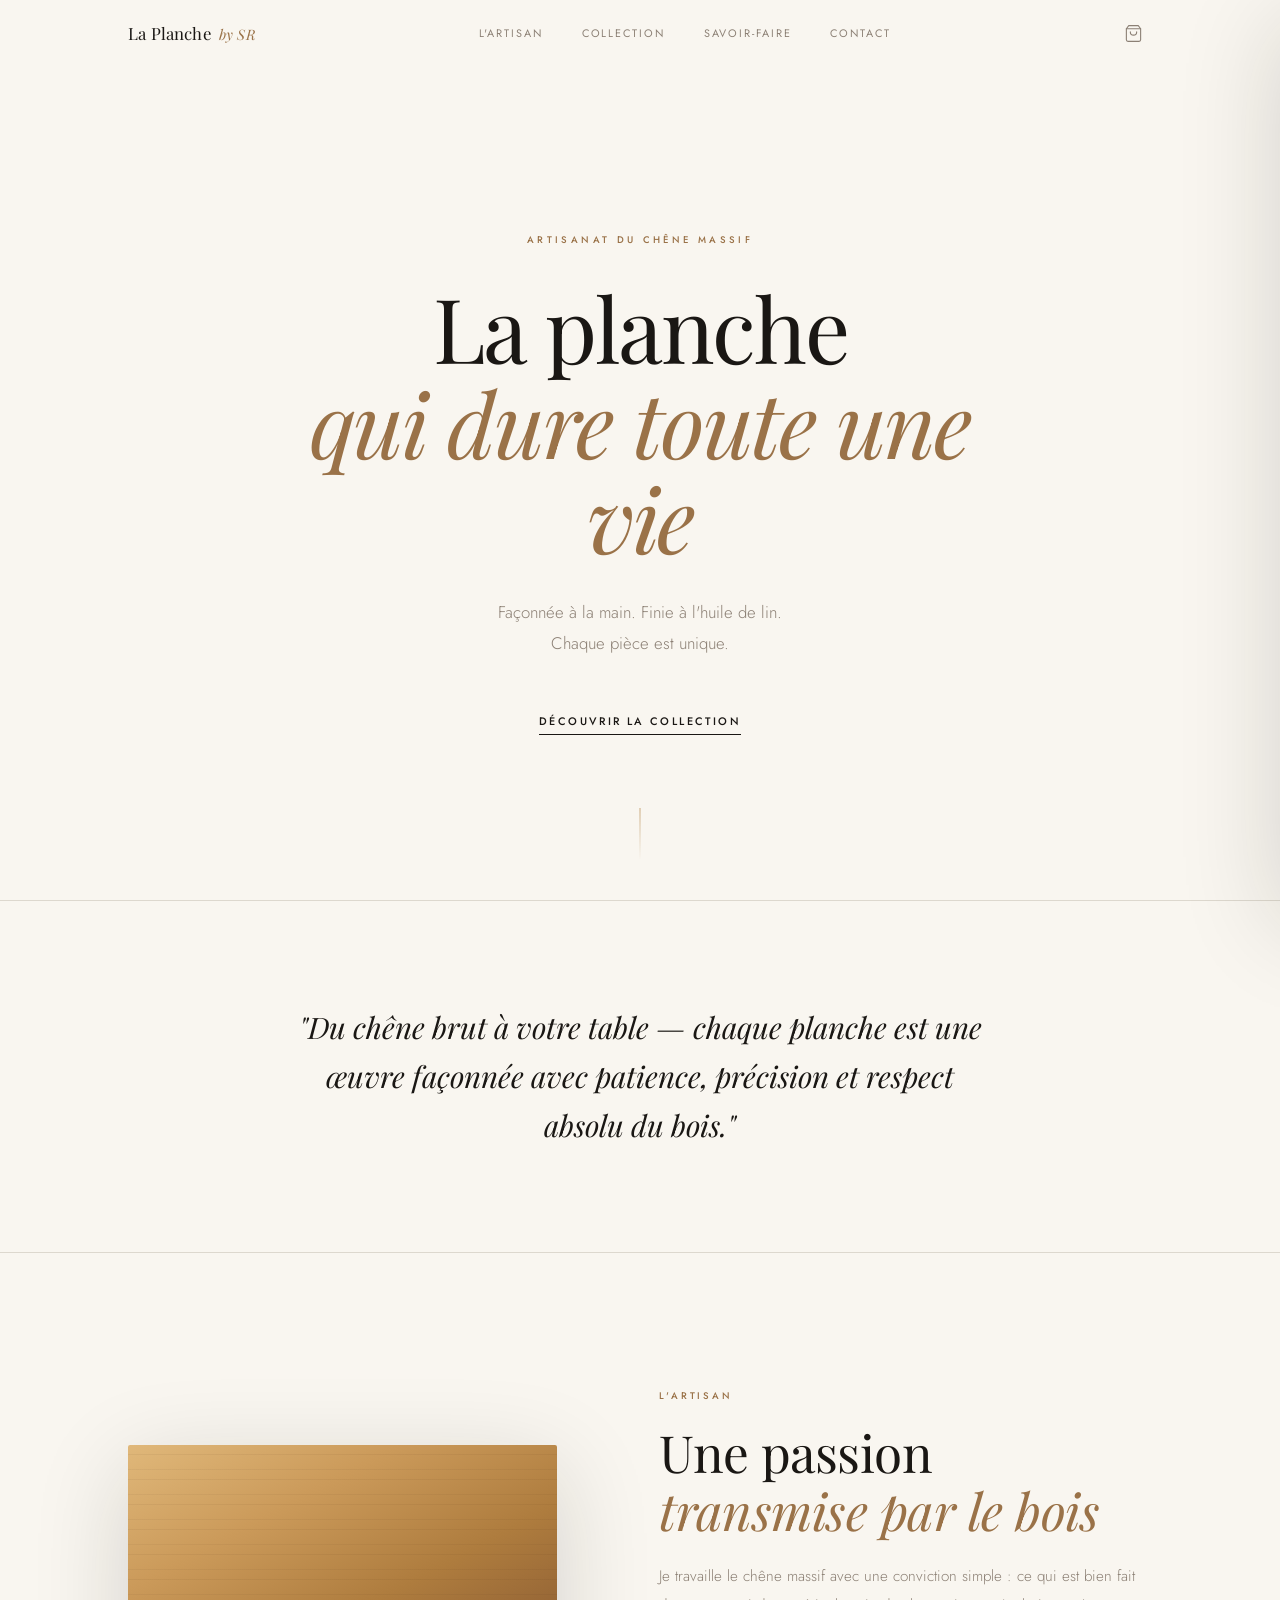
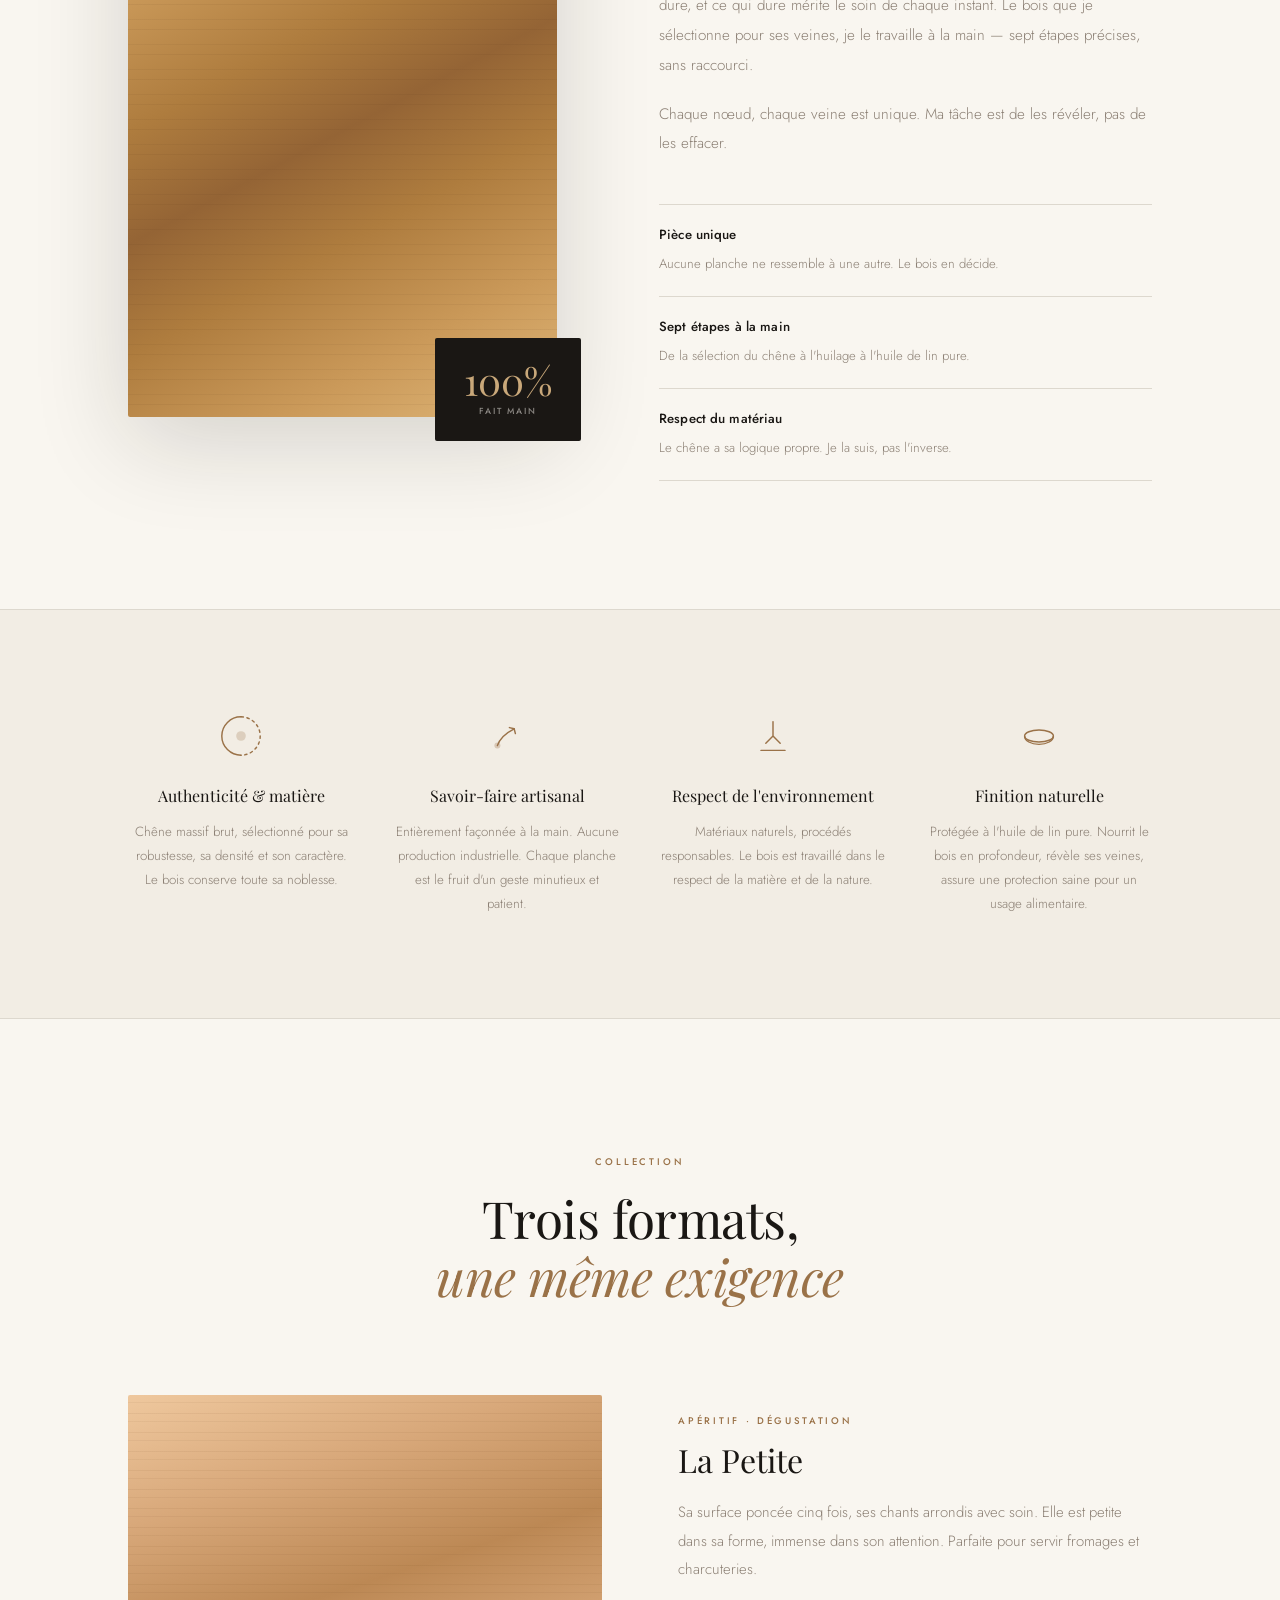
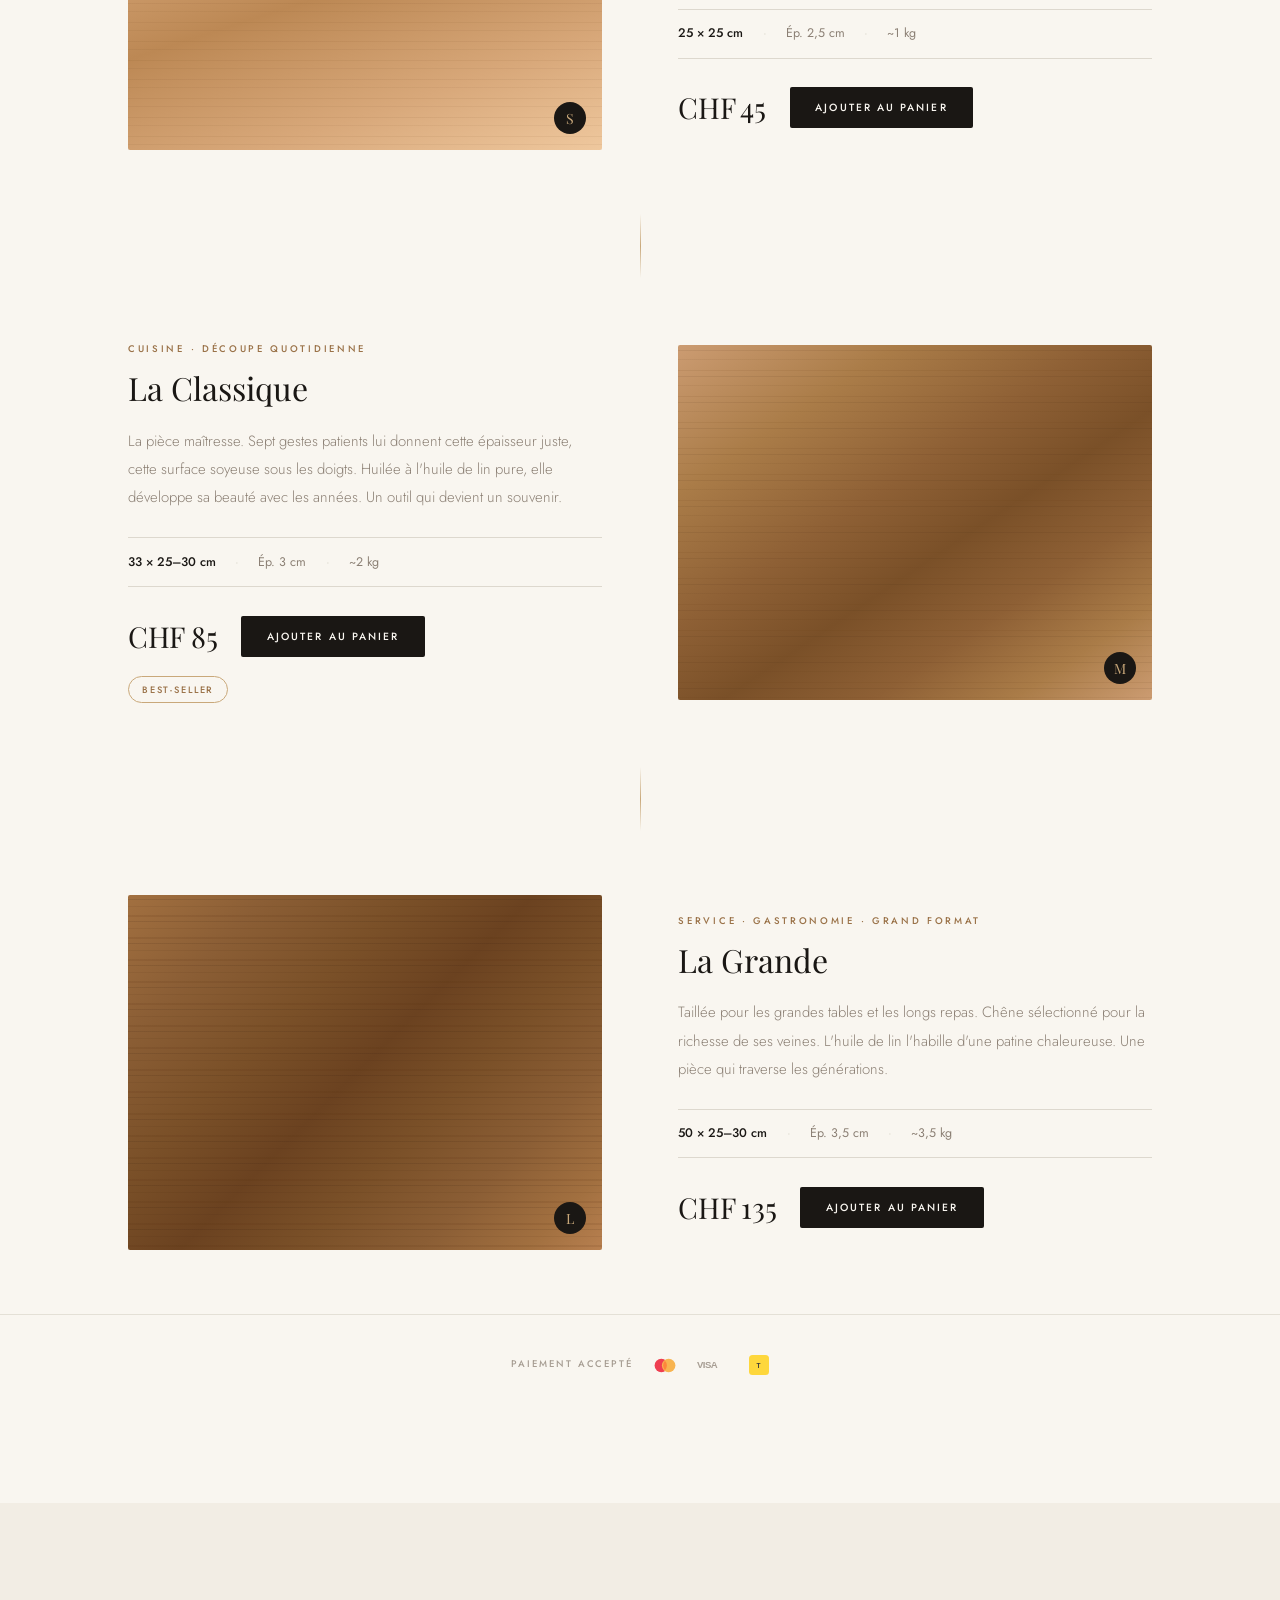
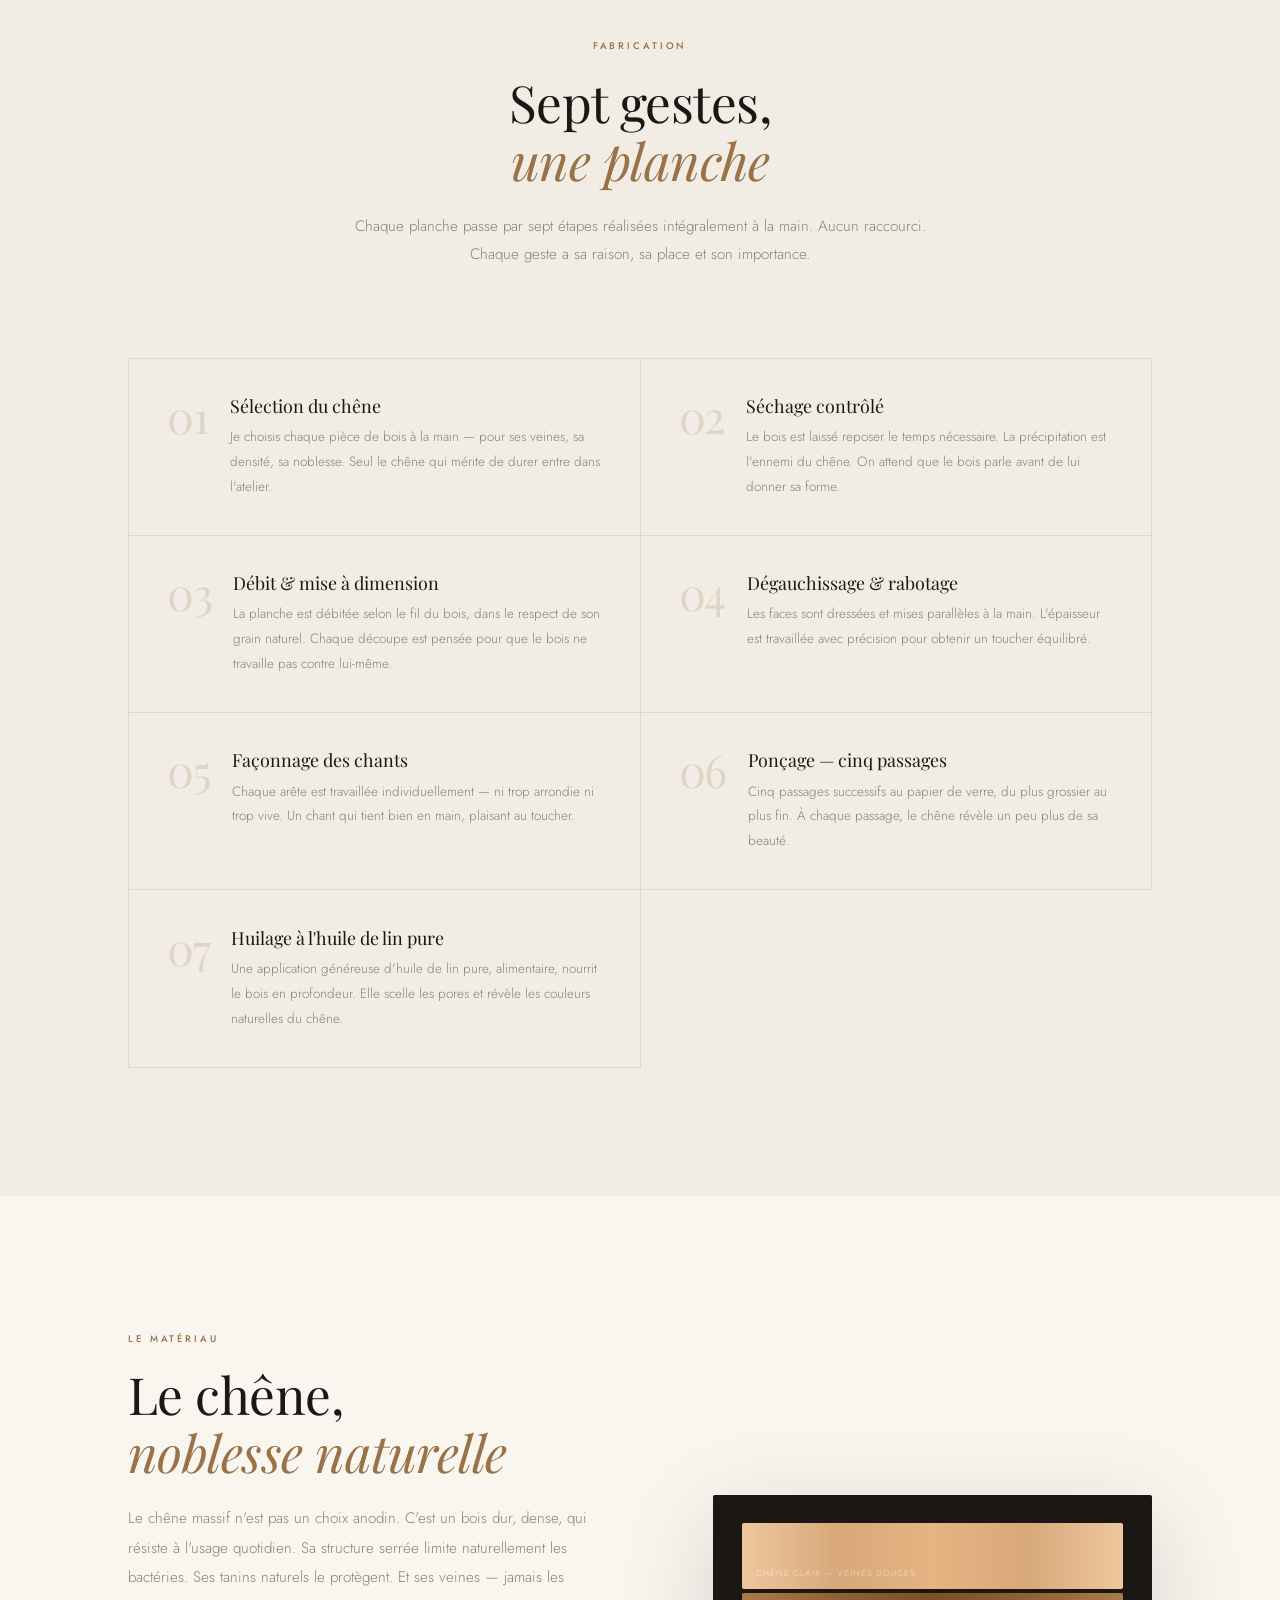
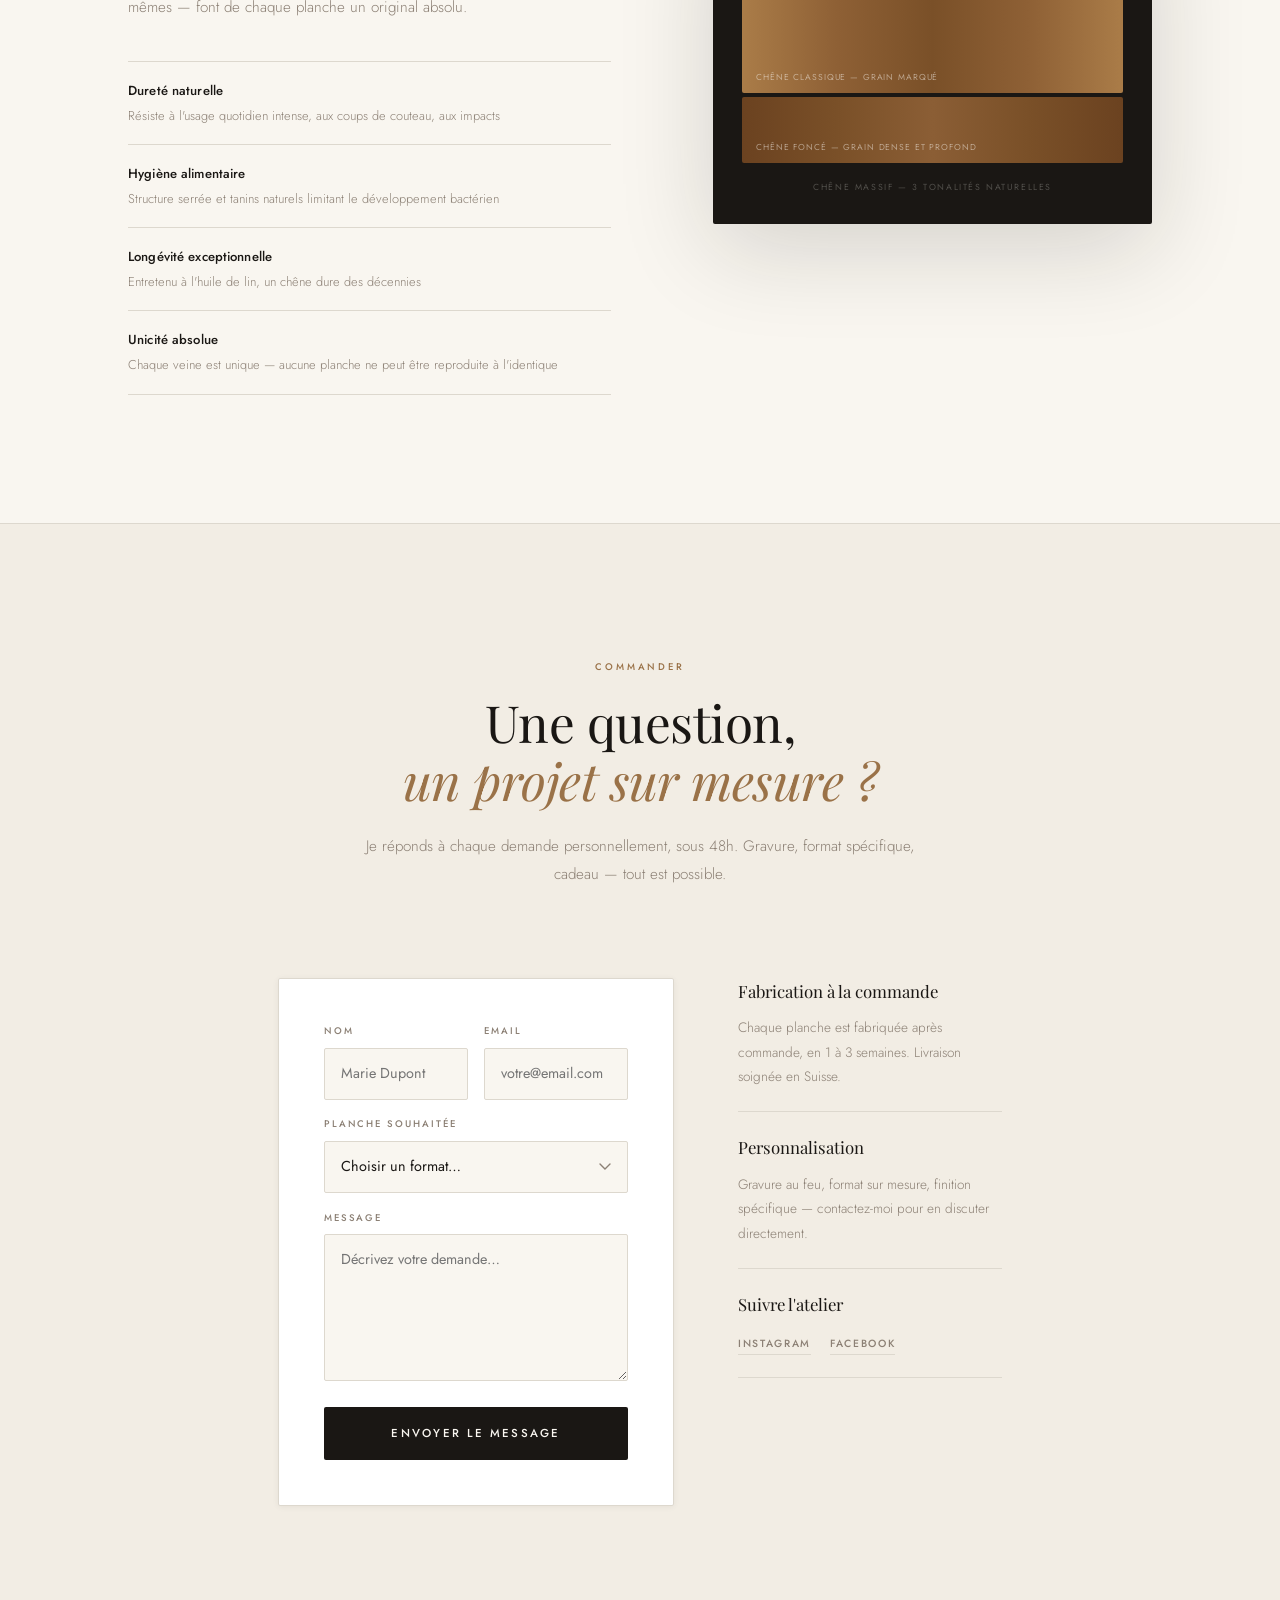
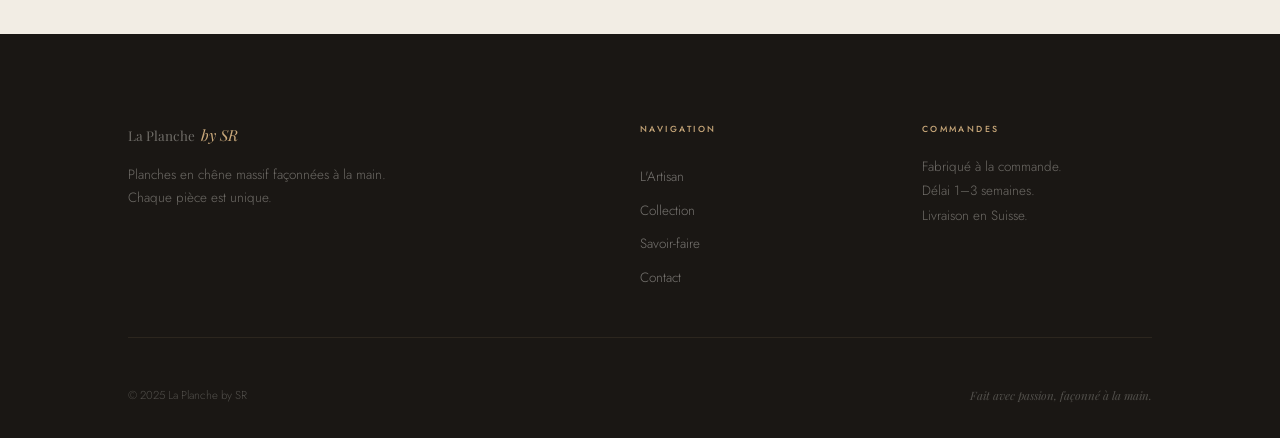
<file: index.html>
<!DOCTYPE html>
<html lang="fr">
<head>
  <meta charset="UTF-8">
  <meta name="viewport" content="width=device-width, initial-scale=1.0">
  <title>La Planche by SR — Chêne Massif Artisanal</title>
  <meta name="description" content="Planches à découper en chêne massif, façonnées à la main. Pièces uniques, finition huile de lin. Artisanat d'exception.">
  <link rel="preconnect" href="https://fonts.googleapis.com">
  <link rel="preconnect" href="https://fonts.gstatic.com" crossorigin>
  <link href="https://fonts.googleapis.com/css2?family=Playfair+Display:ital,wght@0,400;0,500;1,400;1,500&family=Jost:wght@300;400;500&display=swap" rel="stylesheet">
  <link rel="stylesheet" href="style.css">
</head>
<body>

  <!-- NAV -->
  <header class="nav" id="nav">
    <div class="nav__inner">
      <a href="#" class="logo">La Planche <em>by SR</em></a>
      <nav class="nav__links" id="navLinks">
        <a href="#about">L'Artisan</a>
        <a href="#collection">Collection</a>
        <a href="#savoir-faire">Savoir-faire</a>
        <a href="#contact">Contact</a>
      </nav>
      <div class="nav__actions">
        <button class="cart-btn" id="cartBtn" aria-label="Panier">
          <svg width="19" height="19" viewBox="0 0 24 24" fill="none" stroke="currentColor" stroke-width="1.4" stroke-linecap="round" stroke-linejoin="round">
            <path d="M6 2L3 6v14a2 2 0 002 2h14a2 2 0 002-2V6l-3-4z"/>
            <line x1="3" y1="6" x2="21" y2="6"/>
            <path d="M16 10a4 4 0 01-8 0"/>
          </svg>
          <span class="cart-count" id="cartBadge"></span>
        </button>
        <button class="burger" id="burger" aria-label="Menu">
          <span></span><span></span>
        </button>
      </div>
    </div>
  </header>

  <!-- HERO -->
  <section class="hero">
    <div class="hero__inner">
      <p class="hero__overline" data-reveal>Artisanat du chêne massif</p>
      <h1 class="hero__title" data-reveal data-delay="150">
        La planche<br><em>qui dure toute une vie</em>
      </h1>
      <p class="hero__caption" data-reveal data-delay="300">
        Façonnée à la main. Finie à l'huile de lin.<br>
        Chaque pièce est unique.
      </p>
      <a href="#collection" class="hero__cta" data-reveal data-delay="450">Découvrir la collection</a>
    </div>
    <div class="hero__scroll" aria-hidden="true">
      <span class="hero__scroll-line"></span>
    </div>
  </section>

  <!-- MANIFESTE -->
  <section class="manifeste">
    <div class="container--narrow">
      <blockquote class="manifeste__quote" data-reveal>
        "Du chêne brut à votre table — chaque planche est une œuvre façonnée avec patience, précision et respect absolu du bois."
      </blockquote>
    </div>
  </section>

  <!-- ABOUT -->
  <section class="about" id="about">
    <div class="container">
      <div class="about__layout">
        <div class="about__visual" data-reveal="left">
          <div class="about__wood"></div>
          <div class="about__tag">
            <span class="about__tag-num">100%</span>
            <span class="about__tag-label">Fait main</span>
          </div>
        </div>
        <div class="about__text" data-reveal="right">
          <p class="label">L'Artisan</p>
          <h2>Une passion<br><em>transmise par le bois</em></h2>
          <p class="body">Je travaille le chêne massif avec une conviction simple : ce qui est bien fait dure, et ce qui dure mérite le soin de chaque instant. Le bois que je sélectionne pour ses veines, je le travaille à la main — sept étapes précises, sans raccourci.</p>
          <p class="body">Chaque nœud, chaque veine est unique. Ma tâche est de les révéler, pas de les effacer.</p>
          <ul class="about__pillars">
            <li>
              <strong>Pièce unique</strong>
              <span>Aucune planche ne ressemble à une autre. Le bois en décide.</span>
            </li>
            <li>
              <strong>Sept étapes à la main</strong>
              <span>De la sélection du chêne à l'huilage à l'huile de lin pure.</span>
            </li>
            <li>
              <strong>Respect du matériau</strong>
              <span>Le chêne a sa logique propre. Je la suis, pas l'inverse.</span>
            </li>
          </ul>
        </div>
      </div>
    </div>
  </section>

  <!-- VALEURS -->
  <section class="valeurs">
    <div class="container">
      <div class="valeurs__grid">
        <div class="valeur" data-reveal>
          <span class="valeur__icon">
            <svg viewBox="0 0 40 40" fill="none" xmlns="http://www.w3.org/2000/svg">
              <path d="M20 4C11.2 4 4 11.2 4 20C4 28.8 11.2 36 20 36" stroke="currentColor" stroke-width="1.2" stroke-linecap="round"/>
              <path d="M20 4C28.8 4 36 11.2 36 20C36 28.8 28.8 36 20 36" stroke="currentColor" stroke-width="1.2" stroke-linecap="round" stroke-dasharray="2 3"/>
              <circle cx="20" cy="20" r="4" fill="currentColor" opacity="0.25"/>
            </svg>
          </span>
          <strong>Authenticité & matière</strong>
          <p>Chêne massif brut, sélectionné pour sa robustesse, sa densité et son caractère. Le bois conserve toute sa noblesse.</p>
        </div>
        <div class="valeur" data-reveal data-delay="100">
          <span class="valeur__icon">
            <svg viewBox="0 0 40 40" fill="none" xmlns="http://www.w3.org/2000/svg">
              <path d="M12 28C14 22 18 18 26 14" stroke="currentColor" stroke-width="1.2" stroke-linecap="round"/>
              <path d="M26 14L22 13M26 14L27 18" stroke="currentColor" stroke-width="1.2" stroke-linecap="round"/>
              <circle cx="12" cy="28" r="2.5" fill="currentColor" opacity="0.3"/>
            </svg>
          </span>
          <strong>Savoir-faire artisanal</strong>
          <p>Entièrement façonnée à la main. Aucune production industrielle. Chaque planche est le fruit d'un geste minutieux et patient.</p>
        </div>
        <div class="valeur" data-reveal data-delay="200">
          <span class="valeur__icon">
            <svg viewBox="0 0 40 40" fill="none" xmlns="http://www.w3.org/2000/svg">
              <path d="M20 8V20M20 20L14 26M20 20L26 26" stroke="currentColor" stroke-width="1.2" stroke-linecap="round" stroke-linejoin="round"/>
              <path d="M10 32H30" stroke="currentColor" stroke-width="1.2" stroke-linecap="round"/>
            </svg>
          </span>
          <strong>Respect de l'environnement</strong>
          <p>Matériaux naturels, procédés responsables. Le bois est travaillé dans le respect de la matière et de la nature.</p>
        </div>
        <div class="valeur" data-reveal data-delay="300">
          <span class="valeur__icon">
            <svg viewBox="0 0 40 40" fill="none" xmlns="http://www.w3.org/2000/svg">
              <ellipse cx="20" cy="20" rx="12" ry="5" stroke="currentColor" stroke-width="1.2"/>
              <path d="M8 20C8 24 13.4 27 20 27C26.6 27 32 24 32 20" stroke="currentColor" stroke-width="1.2"/>
            </svg>
          </span>
          <strong>Finition naturelle</strong>
          <p>Protégée à l'huile de lin pure. Nourrit le bois en profondeur, révèle ses veines, assure une protection saine pour un usage alimentaire.</p>
        </div>
      </div>
    </div>
  </section>

  <!-- COLLECTION -->
  <section class="collection" id="collection">
    <div class="container">
      <div class="section-header" data-reveal>
        <p class="label">Collection</p>
        <h2>Trois formats,<br><em>une même exigence</em></h2>
      </div>

      <!-- Planche S -->
      <article class="planche" data-reveal>
        <div class="planche__visual">
          <div class="planche__wood planche__wood--s"></div>
          <span class="planche__format">S</span>
        </div>
        <div class="planche__info">
          <p class="planche__usage">Apéritif · Dégustation</p>
          <h3 class="planche__name">La Petite</h3>
          <p class="planche__desc">Sa surface poncée cinq fois, ses chants arrondis avec soin. Elle est petite dans sa forme, immense dans son attention. Parfaite pour servir fromages et charcuteries.</p>
          <div class="planche__dims">
            <span><strong>25 × 25 cm</strong></span>
            <span>Ép. 2,5 cm</span>
            <span>~1 kg</span>
          </div>
          <div class="planche__foot">
            <span class="planche__price">CHF 45</span>
            <button class="btn-add" data-id="s" data-name="La Petite" data-price="45">Ajouter au panier</button>
          </div>
        </div>
      </article>

      <div class="planche-divider" aria-hidden="true"></div>

      <!-- Planche M -->
      <article class="planche planche--featured" data-reveal>
        <div class="planche__info planche__info--left">
          <p class="planche__usage">Cuisine · Découpe quotidienne</p>
          <h3 class="planche__name">La Classique</h3>
          <p class="planche__desc">La pièce maîtresse. Sept gestes patients lui donnent cette épaisseur juste, cette surface soyeuse sous les doigts. Huilée à l'huile de lin pure, elle développe sa beauté avec les années. Un outil qui devient un souvenir.</p>
          <div class="planche__dims">
            <span><strong>33 × 25–30 cm</strong></span>
            <span>Ép. 3 cm</span>
            <span>~2 kg</span>
          </div>
          <div class="planche__foot">
            <span class="planche__price">CHF 85</span>
            <button class="btn-add" data-id="m" data-name="La Classique" data-price="85">Ajouter au panier</button>
          </div>
          <div class="planche__badge">Best-seller</div>
        </div>
        <div class="planche__visual">
          <div class="planche__wood planche__wood--m"></div>
          <span class="planche__format">M</span>
        </div>
      </article>

      <div class="planche-divider" aria-hidden="true"></div>

      <!-- Planche L -->
      <article class="planche" data-reveal>
        <div class="planche__visual">
          <div class="planche__wood planche__wood--l"></div>
          <span class="planche__format">L</span>
        </div>
        <div class="planche__info">
          <p class="planche__usage">Service · Gastronomie · Grand format</p>
          <h3 class="planche__name">La Grande</h3>
          <p class="planche__desc">Taillée pour les grandes tables et les longs repas. Chêne sélectionné pour la richesse de ses veines. L'huile de lin l'habille d'une patine chaleureuse. Une pièce qui traverse les générations.</p>
          <div class="planche__dims">
            <span><strong>50 × 25–30 cm</strong></span>
            <span>Ép. 3,5 cm</span>
            <span>~3,5 kg</span>
          </div>
          <div class="planche__foot">
            <span class="planche__price">CHF 135</span>
            <button class="btn-add" data-id="l" data-name="La Grande" data-price="135">Ajouter au panier</button>
          </div>
        </div>
      </article>
    </div>

    <div class="pay-strip">
      <span>Paiement accepté</span>
      <svg width="26" height="17" viewBox="0 0 50 30" aria-label="Mastercard"><circle cx="18" cy="15" r="13" fill="#EB001B"/><circle cx="32" cy="15" r="13" fill="#F79E1B"/><path d="M25 6a13 13 0 010 18 13 13 0 010-18z" fill="#FF5F00"/></svg>
      <svg width="32" height="16" viewBox="0 0 60 20" aria-label="Visa"><text x="0" y="16" font-size="18" font-weight="900" fill="currentColor" font-family="Arial" letter-spacing="-1">VISA</text></svg>
      <svg width="20" height="20" viewBox="0 0 40 40" aria-label="Twint"><rect width="40" height="40" rx="7" fill="#FFCC00"/><text x="20" y="26" font-size="13" font-weight="900" text-anchor="middle" fill="#000" font-family="Arial">T</text></svg>
    </div>
  </section>

  <!-- SAVOIR-FAIRE -->
  <section class="savoir-faire" id="savoir-faire">
    <div class="container">
      <div class="section-header" data-reveal>
        <p class="label">Fabrication</p>
        <h2>Sept gestes,<br><em>une planche</em></h2>
        <p class="section-intro">Chaque planche passe par sept étapes réalisées intégralement à la main. Aucun raccourci. Chaque geste a sa raison, sa place et son importance.</p>
      </div>
      <ol class="etapes">
        <li class="etape" data-reveal>
          <span class="etape__n">01</span>
          <div class="etape__body">
            <h3>Sélection du chêne</h3>
            <p>Je choisis chaque pièce de bois à la main — pour ses veines, sa densité, sa noblesse. Seul le chêne qui mérite de durer entre dans l'atelier.</p>
          </div>
        </li>
        <li class="etape" data-reveal data-delay="60">
          <span class="etape__n">02</span>
          <div class="etape__body">
            <h3>Séchage contrôlé</h3>
            <p>Le bois est laissé reposer le temps nécessaire. La précipitation est l'ennemi du chêne. On attend que le bois parle avant de lui donner sa forme.</p>
          </div>
        </li>
        <li class="etape" data-reveal data-delay="120">
          <span class="etape__n">03</span>
          <div class="etape__body">
            <h3>Débit & mise à dimension</h3>
            <p>La planche est débitée selon le fil du bois, dans le respect de son grain naturel. Chaque découpe est pensée pour que le bois ne travaille pas contre lui-même.</p>
          </div>
        </li>
        <li class="etape" data-reveal data-delay="180">
          <span class="etape__n">04</span>
          <div class="etape__body">
            <h3>Dégauchissage & rabotage</h3>
            <p>Les faces sont dressées et mises parallèles à la main. L'épaisseur est travaillée avec précision pour obtenir un toucher équilibré.</p>
          </div>
        </li>
        <li class="etape" data-reveal data-delay="240">
          <span class="etape__n">05</span>
          <div class="etape__body">
            <h3>Façonnage des chants</h3>
            <p>Chaque arête est travaillée individuellement — ni trop arrondie ni trop vive. Un chant qui tient bien en main, plaisant au toucher.</p>
          </div>
        </li>
        <li class="etape" data-reveal data-delay="300">
          <span class="etape__n">06</span>
          <div class="etape__body">
            <h3>Ponçage — cinq passages</h3>
            <p>Cinq passages successifs au papier de verre, du plus grossier au plus fin. À chaque passage, le chêne révèle un peu plus de sa beauté.</p>
          </div>
        </li>
        <li class="etape" data-reveal data-delay="360">
          <span class="etape__n">07</span>
          <div class="etape__body">
            <h3>Huilage à l'huile de lin pure</h3>
            <p>Une application généreuse d'huile de lin pure, alimentaire, nourrit le bois en profondeur. Elle scelle les pores et révèle les couleurs naturelles du chêne.</p>
          </div>
        </li>
      </ol>
    </div>
  </section>

  <!-- MATIERE -->
  <section class="matiere">
    <div class="container">
      <div class="matiere__layout">
        <div class="matiere__text" data-reveal="left">
          <p class="label">Le Matériau</p>
          <h2>Le chêne,<br><em>noblesse naturelle</em></h2>
          <p class="body">Le chêne massif n'est pas un choix anodin. C'est un bois dur, dense, qui résiste à l'usage quotidien. Sa structure serrée limite naturellement les bactéries. Ses tanins naturels le protègent. Et ses veines — jamais les mêmes — font de chaque planche un original absolu.</p>
          <ul class="matiere__atouts">
            <li>
              <span>Dureté naturelle</span>
              <p>Résiste à l'usage quotidien intense, aux coups de couteau, aux impacts</p>
            </li>
            <li>
              <span>Hygiène alimentaire</span>
              <p>Structure serrée et tanins naturels limitant le développement bactérien</p>
            </li>
            <li>
              <span>Longévité exceptionnelle</span>
              <p>Entretenu à l'huile de lin, un chêne dure des décennies</p>
            </li>
            <li>
              <span>Unicité absolue</span>
              <p>Chaque veine est unique — aucune planche ne peut être reproduite à l'identique</p>
            </li>
          </ul>
        </div>
        <div class="matiere__visual" data-reveal="right">
          <div class="bois-strip bois-strip--1">
            <span>Chêne clair — veines douces</span>
          </div>
          <div class="bois-strip bois-strip--2">
            <span>Chêne classique — grain marqué</span>
          </div>
          <div class="bois-strip bois-strip--3">
            <span>Chêne foncé — grain dense et profond</span>
          </div>
          <p class="bois-note">Chêne massif — 3 tonalités naturelles</p>
        </div>
      </div>
    </div>
  </section>

  <!-- CONTACT -->
  <section class="contact" id="contact">
    <div class="container--narrow">
      <div class="section-header" data-reveal>
        <p class="label">Commander</p>
        <h2>Une question,<br><em>un projet sur mesure ?</em></h2>
        <p class="section-intro">Je réponds à chaque demande personnellement, sous 48h. Gravure, format spécifique, cadeau — tout est possible.</p>
      </div>

      <div class="contact__layout">
        <form class="contact__form" id="contactForm" data-reveal novalidate>
          <div class="form-row">
            <div class="fg">
              <label for="f-name">Nom</label>
              <input type="text" id="f-name" placeholder="Marie Dupont" required>
            </div>
            <div class="fg">
              <label for="f-email">Email</label>
              <input type="email" id="f-email" placeholder="votre@email.com" required>
            </div>
          </div>
          <div class="fg">
            <label for="f-prod">Planche souhaitée</label>
            <select id="f-prod">
              <option value="">Choisir un format…</option>
              <option>La Petite — S (25 × 25 cm) — CHF 45</option>
              <option>La Classique — M (33 × 25–30 cm) — CHF 85</option>
              <option>La Grande — L (50 × 25–30 cm) — CHF 135</option>
              <option>Pièce sur mesure</option>
            </select>
          </div>
          <div class="fg">
            <label for="f-msg">Message</label>
            <textarea id="f-msg" rows="5" placeholder="Décrivez votre demande…"></textarea>
          </div>
          <button type="submit" class="btn-submit">Envoyer le message</button>
        </form>

        <aside class="contact__aside" data-reveal>
          <div class="aside-item">
            <strong>Fabrication à la commande</strong>
            <p>Chaque planche est fabriquée après commande, en 1 à 3 semaines. Livraison soignée en Suisse.</p>
          </div>
          <div class="aside-item">
            <strong>Personnalisation</strong>
            <p>Gravure au feu, format sur mesure, finition spécifique — contactez-moi pour en discuter directement.</p>
          </div>
          <div class="aside-item">
            <strong>Suivre l'atelier</strong>
            <div class="aside-socials">
              <a href="#">Instagram</a>
              <a href="#">Facebook</a>
            </div>
          </div>
        </aside>
      </div>
    </div>
  </section>

  <!-- FOOTER -->
  <footer class="footer">
    <div class="container">
      <div class="footer__top">
        <div class="footer__brand">
          <p class="footer__logo">La Planche <em>by SR</em></p>
          <p>Planches en chêne massif façonnées à la main.<br>Chaque pièce est unique.</p>
        </div>
        <nav class="footer__nav">
          <strong>Navigation</strong>
          <a href="#about">L'Artisan</a>
          <a href="#collection">Collection</a>
          <a href="#savoir-faire">Savoir-faire</a>
          <a href="#contact">Contact</a>
        </nav>
        <div class="footer__info">
          <strong>Commandes</strong>
          <p>Fabriqué à la commande.<br>Délai 1–3 semaines.<br>Livraison en Suisse.</p>
        </div>
      </div>
      <div class="footer__bottom">
        <p>© 2025 La Planche by SR</p>
        <p><em>Fait avec passion, façonné à la main.</em></p>
      </div>
    </div>
  </footer>

  <!-- PANIER -->
  <div class="drawer" id="cartDrawer" aria-hidden="true">
    <div class="drawer__overlay" id="cartOverlay"></div>
    <div class="drawer__panel" role="dialog" aria-label="Votre panier">
      <div class="drawer__head">
        <h3>Votre panier</h3>
        <button class="drawer__close" id="cartClose" aria-label="Fermer">
          <svg width="16" height="16" viewBox="0 0 24 24" fill="none" stroke="currentColor" stroke-width="1.5" stroke-linecap="round"><line x1="18" y1="6" x2="6" y2="18"/><line x1="6" y1="6" x2="18" y2="18"/></svg>
        </button>
      </div>
      <div class="drawer__body" id="drawerBody"></div>
      <div class="drawer__foot" id="drawerFoot" style="display:none">
        <div class="drawer-total">
          <span>Total</span>
          <span id="drawerTotal">CHF 0</span>
        </div>
        <p class="drawer-ship">Livraison offerte dès CHF 120</p>
        <button class="btn-submit" id="checkoutBtn">Procéder au paiement</button>
      </div>
    </div>
  </div>

  <!-- CHECKOUT -->
  <div class="modal" id="checkoutModal" aria-hidden="true">
    <div class="modal__overlay" id="modalOverlay"></div>
    <div class="modal__panel" role="dialog" aria-label="Paiement">

      <div id="stepInfo">
        <div class="modal__head">
          <span class="step-tag">1 / 2</span>
          <h3>Vos informations</h3>
          <button class="drawer__close" id="checkoutClose" aria-label="Fermer">
            <svg width="16" height="16" viewBox="0 0 24 24" fill="none" stroke="currentColor" stroke-width="1.5" stroke-linecap="round"><line x1="18" y1="6" x2="6" y2="18"/><line x1="6" y1="6" x2="18" y2="18"/></svg>
          </button>
        </div>
        <div id="checkoutSummary" class="order-recap"></div>
        <form id="infoForm" novalidate>
          <div class="form-row">
            <div class="fg"><label for="c-name">Nom complet</label><input type="text" id="c-name" placeholder="Marie Dupont" required></div>
            <div class="fg"><label for="c-email">Email</label><input type="email" id="c-email" placeholder="marie@email.com" required></div>
          </div>
          <div class="fg"><label for="c-addr">Adresse de livraison</label><input type="text" id="c-addr" placeholder="Rue des Artisans 12, 1000 Lausanne" required></div>
          <button type="submit" class="btn-submit">Continuer vers le paiement →</button>
        </form>
      </div>

      <div id="stepPay" style="display:none">
        <div class="modal__head">
          <button class="back-btn" id="backBtn">← Retour</button>
          <span class="step-tag">2 / 2</span>
          <button class="drawer__close" onclick="window.closeCheckout()">
            <svg width="16" height="16" viewBox="0 0 24 24" fill="none" stroke="currentColor" stroke-width="1.5" stroke-linecap="round"><line x1="18" y1="6" x2="6" y2="18"/><line x1="6" y1="6" x2="18" y2="18"/></svg>
          </button>
        </div>
        <div class="pay-banner" id="payBanner"></div>
        <div class="pay-tabs">
          <button class="pay-tab active" data-tab="twint">
            <svg width="16" height="16" viewBox="0 0 40 40"><rect width="40" height="40" rx="7" fill="#FFCC00"/><text x="20" y="26" font-size="13" font-weight="900" text-anchor="middle" fill="#000" font-family="Arial">T</text></svg>
            Twint
          </button>
          <button class="pay-tab" data-tab="card">
            <svg width="24" height="16" viewBox="0 0 50 30"><circle cx="18" cy="15" r="13" fill="#EB001B"/><circle cx="32" cy="15" r="13" fill="#F79E1B"/><path d="M25 6a13 13 0 010 18 13 13 0 010-18z" fill="#FF5F00"/></svg>
            Carte
          </button>
        </div>
        <div id="panelTwint" class="pay-panel">
          <div class="twint-wrap">
            <div class="qr-box" id="qrBox"></div>
            <p class="or-sep">— ou —</p>
            <button class="twint-btn" id="twintBtn">
              <svg width="18" height="18" viewBox="0 0 40 40"><rect width="40" height="40" rx="7" fill="#FFCC00"/><text x="20" y="26" font-size="13" font-weight="900" text-anchor="middle" fill="#000" font-family="Arial">T</text></svg>
              Payer avec Twint
            </button>
            <p class="pay-hint">Scannez le QR code avec l'app Twint ou appuyez sur le bouton.</p>
          </div>
        </div>
        <div id="panelCard" class="pay-panel" style="display:none">
          <form id="cardForm" novalidate>
            <div class="fg">
              <label for="c-num">Numéro de carte</label>
              <div class="card-wrap">
                <input type="text" id="c-num" placeholder="0000 0000 0000 0000" maxlength="19" inputmode="numeric" autocomplete="cc-number">
                <span id="brandIcon"></span>
              </div>
            </div>
            <div class="form-row">
              <div class="fg"><label for="c-exp">Expiration</label><input type="text" id="c-exp" placeholder="MM / AA" maxlength="7" inputmode="numeric"></div>
              <div class="fg"><label for="c-cvv">CVV</label><input type="text" id="c-cvv" placeholder="123" maxlength="4" inputmode="numeric"></div>
            </div>
            <div class="fg"><label for="c-hld">Nom sur la carte</label><input type="text" id="c-hld" placeholder="MARIE DUPONT" style="text-transform:uppercase"></div>
            <button type="submit" class="btn-submit">Payer <span id="payAmt"></span></button>
          </form>
        </div>
      </div>

      <div id="stepSuccess" style="display:none">
        <div class="success-wrap">
          <div class="success-icon">
            <svg width="28" height="28" viewBox="0 0 24 24" fill="none" stroke="currentColor" stroke-width="1.6" stroke-linecap="round" stroke-linejoin="round"><polyline points="20 6 9 17 4 12"/></svg>
          </div>
          <h3>Commande confirmée</h3>
          <p id="successTxt"></p>
          <p class="success-ref" id="successRef"></p>
          <button class="btn-submit" onclick="window.closeCheckout(); window.closeCart()">Fermer</button>
        </div>
      </div>
    </div>
  </div>

  <div class="pay-loading" id="payLoading" style="display:none" aria-hidden="true">
    <div class="spinner"></div>
    <p>Traitement…</p>
  </div>

  <script src="script.js"></script>
</body>
</html>
</file>
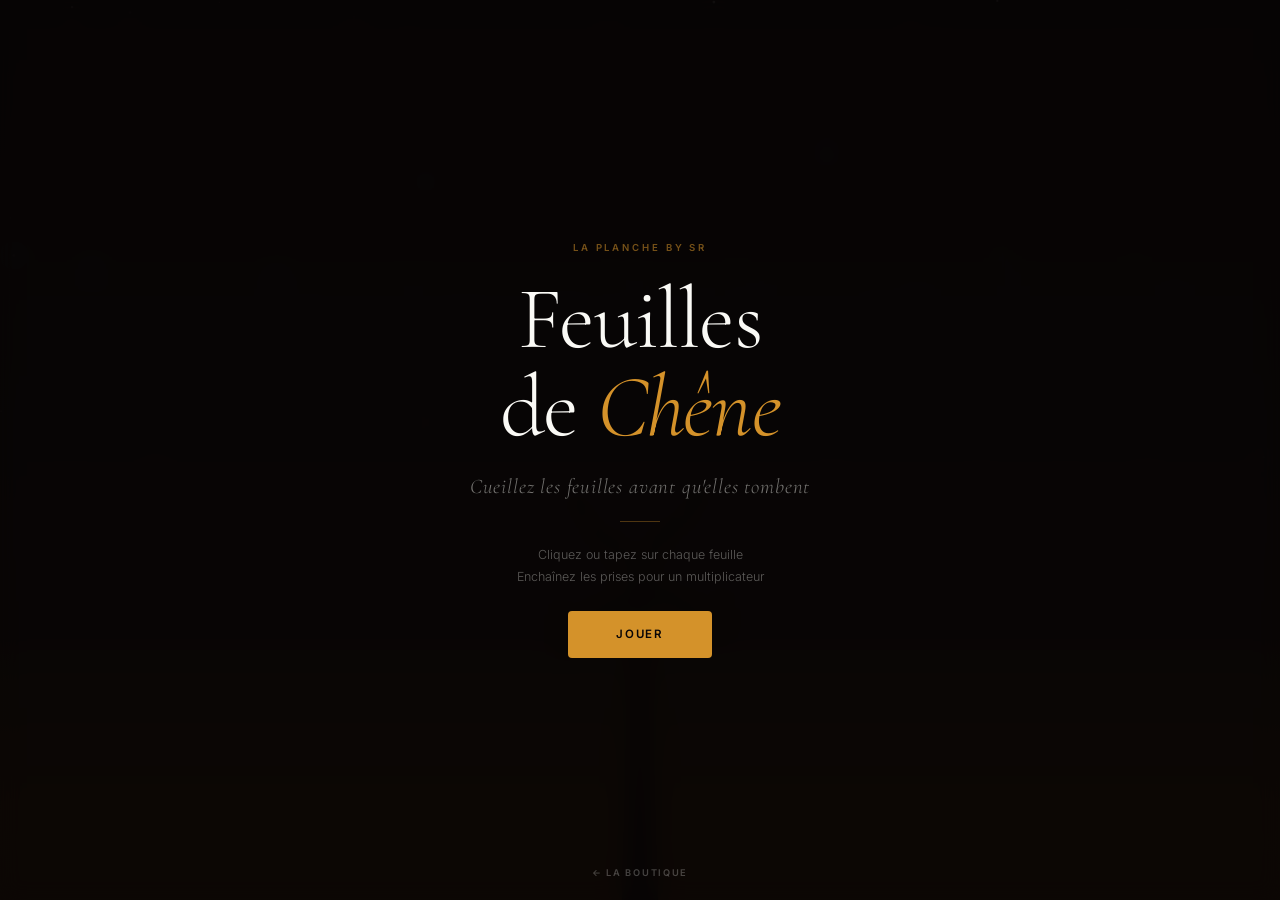
<file: game.html>
<!DOCTYPE html>
<html lang="fr">
<head>
  <meta charset="UTF-8">
  <meta name="viewport" content="width=device-width, initial-scale=1.0, user-scalable=no">
  <title>Feuilles de Chêne — La Planche by SR</title>
  <link rel="preconnect" href="https://fonts.googleapis.com">
  <link rel="preconnect" href="https://fonts.gstatic.com" crossorigin>
  <link href="https://fonts.googleapis.com/css2?family=Cormorant+Garamond:ital,wght@0,300;0,400;0,500;1,300;1,400&family=Inter:wght@300;400;500;600&display=swap" rel="stylesheet">
  <style>
    *{margin:0;padding:0;box-sizing:border-box}
    html,body{width:100%;height:100%;overflow:hidden;background:#080506;font-family:'Inter',sans-serif;touch-action:none;user-select:none;-webkit-user-select:none}
    canvas{display:block;position:fixed;inset:0}

    /* ── Screens ── */
    .screen{
      position:fixed;inset:0;display:flex;flex-direction:column;
      align-items:center;justify-content:center;gap:1.4rem;
      text-align:center;padding:2rem;
      background:rgba(8,5,6,0.82);backdrop-filter:blur(10px);
      transition:opacity .45s ease,transform .45s ease;
      z-index:10;
    }
    .screen.off{opacity:0;pointer-events:none;transform:scale(.97)}

    .s-by{font-size:.6rem;font-weight:600;letter-spacing:.3em;text-transform:uppercase;color:rgba(212,146,42,.55)}
    .s-title{font-family:'Cormorant Garamond',serif;font-size:clamp(3rem,9vw,5.5rem);font-weight:300;color:#FAFAF6;line-height:1;letter-spacing:-.02em}
    .s-title em{font-style:italic;color:#D4922A}
    .s-sub{font-family:'Cormorant Garamond',serif;font-style:italic;font-size:clamp(.95rem,2.5vw,1.3rem);font-weight:300;color:rgba(250,250,246,.45);letter-spacing:.04em}
    .s-hint{font-size:.78rem;color:rgba(250,250,246,.35);font-weight:300;line-height:1.75}
    .s-div{width:40px;height:1px;background:rgba(212,146,42,.35)}
    .s-score-label{font-size:.58rem;font-weight:600;letter-spacing:.22em;text-transform:uppercase;color:rgba(212,146,42,.55)}
    .s-score{font-family:'Cormorant Garamond',serif;font-size:clamp(2.5rem,7vw,4rem);font-weight:300;color:#FAFAF6;letter-spacing:-.02em}
    .s-best{font-size:.8rem;color:rgba(250,250,246,.35);font-weight:300}
    .s-best strong{color:#D4922A;font-weight:600}
    .s-newbest{font-size:.78rem;font-weight:600;letter-spacing:.12em;text-transform:uppercase;color:#D4922A;display:none}

    .btn{
      font-family:'Inter',sans-serif;font-size:.72rem;font-weight:600;
      letter-spacing:.16em;text-transform:uppercase;
      color:#080506;background:#D4922A;border:none;
      padding:1.05rem 3rem;border-radius:4px;cursor:pointer;
      transition:background .22s,transform .18s;
    }
    .btn:hover{background:#E8A840;transform:translateY(-2px)}
    .btn:active{transform:translateY(0)}

    /* ── HUD ── */
    #hud{
      position:fixed;top:0;left:0;right:0;
      padding:1.1rem 1.5rem;
      display:flex;align-items:center;justify-content:space-between;
      pointer-events:none;z-index:5;
      transition:opacity .3s;
    }
    #hud.off{opacity:0}
    .hud-block{display:flex;flex-direction:column;align-items:center;gap:.15rem}
    .hud-label{font-size:.52rem;font-weight:600;letter-spacing:.22em;text-transform:uppercase;color:rgba(212,146,42,.5)}
    .hud-val{font-family:'Cormorant Garamond',serif;font-size:clamp(1.5rem,4vw,2.2rem);font-weight:300;color:rgba(250,250,246,.9);letter-spacing:-.01em;line-height:1}
    .hud-lives{display:flex;gap:.45rem;align-items:center}
    .heart{font-size:1.25rem;transition:transform .2s,opacity .2s;filter:drop-shadow(0 0 5px rgba(210,70,60,.6))}
    .heart.lost{filter:none;opacity:.18}

    /* ── Combo ── */
    #combo{
      position:fixed;top:50%;left:50%;
      transform:translate(-50%,-50%);
      font-family:'Cormorant Garamond',serif;
      font-size:clamp(3.5rem,12vw,7rem);font-weight:300;
      color:#D4922A;
      text-shadow:0 0 50px rgba(212,146,42,.45),0 0 100px rgba(212,100,20,.2);
      pointer-events:none;z-index:6;
      opacity:0;transition:opacity .3s;
    }
    #combo.pop{animation:comboPop .55s cubic-bezier(.25,.46,.45,.94) forwards}
    @keyframes comboPop{
      0%{opacity:0;transform:translate(-50%,-50%) scale(.4)}
      55%{opacity:1;transform:translate(-50%,-50%) scale(1.08)}
      100%{opacity:1;transform:translate(-50%,-50%) scale(1)}
    }

    /* ── Back link ── */
    #back{
      position:fixed;bottom:1.4rem;left:50%;transform:translateX(-50%);
      font-size:.58rem;font-weight:600;letter-spacing:.18em;text-transform:uppercase;
      color:rgba(250,250,246,.25);text-decoration:none;
      transition:color .25s;z-index:15;
    }
    #back:hover{color:rgba(250,250,246,.55)}
  </style>
</head>
<body>
<canvas id="c"></canvas>

<!-- HUD -->
<div id="hud" class="off">
  <div class="hud-block">
    <div class="hud-label">Score</div>
    <div class="hud-val" id="hScore">0</div>
  </div>
  <div class="hud-lives" id="hLives"></div>
  <div class="hud-block">
    <div class="hud-label">Niveau</div>
    <div class="hud-val" id="hLevel">1</div>
  </div>
</div>

<!-- Combo -->
<div id="combo"></div>

<!-- Start -->
<div id="sStart" class="screen">
  <div class="s-by">La Planche by SR</div>
  <div class="s-title">Feuilles<br>de <em>Chêne</em></div>
  <div class="s-sub">Cueillez les feuilles avant qu'elles tombent</div>
  <div class="s-div"></div>
  <div class="s-hint">Cliquez ou tapez sur chaque feuille<br>Enchaînez les prises pour un multiplicateur</div>
  <button class="btn" id="btnStart">Jouer</button>
  <div class="s-best" id="sBestWrap" style="display:none">Meilleur score&ensp;<strong id="sBest">0</strong></div>
</div>

<!-- Game Over -->
<div id="sOver" class="screen off">
  <div class="s-by">Partie terminée</div>
  <div class="s-title"><em>Bravo</em></div>
  <div class="s-div"></div>
  <div class="s-score-label">Votre score</div>
  <div class="s-score" id="oScore">0</div>
  <div class="s-newbest" id="oNew">✦ Nouveau record</div>
  <div class="s-best">Meilleur&ensp;<strong id="oBest">0</strong></div>
  <button class="btn" id="btnRestart">Rejouer</button>
</div>

<a href="index.html" id="back">← La boutique</a>

<script>
(function(){
'use strict';

/* ─── Canvas + DPR ─── */
const cv = document.getElementById('c');
const cx = cv.getContext('2d');
let W, H, dpr;

function resize(){
  dpr = window.devicePixelRatio || 1;
  W = window.innerWidth; H = window.innerHeight;
  cv.width = W*dpr; cv.height = H*dpr;
  cv.style.width = W+'px'; cv.style.height = H+'px';
  cx.setTransform(dpr,0,0,dpr,0,0);
  initStars();
}
window.addEventListener('resize', resize);

/* ─── State ─── */
const S = {MENU:0, PLAY:1, OVER:2};
let state = S.MENU;

/* ─── Game vars ─── */
let score, lives, level, combo, caught;
let leaves, parts, popups, stars;
let spawnT, spawnI, spdMult;
let lastT = 0;
let mouseX = -999, mouseY = -999;
let shakeT = 0;

/* ─── Leaf colors (autumn oak palette) ─── */
const COLS = ['#D46822','#E8942A','#C93B28','#D4A028','#B87828','#C84828','#E8B050','#9A4E1A'];

/* ─── Oak leaf path (normalized, base ~48px tall, ±16px wide) ─── */
function drawOakLeaf(x, y, sz, ang, col){
  const s = sz / 24;
  cx.save();
  cx.translate(x, y);
  cx.rotate(ang);
  cx.scale(s, s);

  cx.beginPath();
  cx.moveTo(0, 22);

  /* right side — 3 lobes ascending */
  cx.bezierCurveTo(4,16, 16,16, 16,10);
  cx.bezierCurveTo(16,5, 8,2, 5,4);
  cx.bezierCurveTo(12,-1, 18,-9, 13,-15);
  cx.bezierCurveTo(10,-19, 5,-16, 3,-12);
  cx.bezierCurveTo(6,-16, 9,-23, 5,-25);
  cx.bezierCurveTo(2,-27, -1,-24, 0,-20);
  cx.lineTo(0,-24);

  /* left side — mirror */
  cx.bezierCurveTo(1,-24, -2,-27, -5,-25);
  cx.bezierCurveTo(-9,-23, -6,-16, -3,-12);
  cx.bezierCurveTo(-5,-16, -10,-19, -13,-15);
  cx.bezierCurveTo(-18,-9, -12,-1, -5,4);
  cx.bezierCurveTo(-8,2, -16,5, -16,10);
  cx.bezierCurveTo(-16,16, -4,16, 0,22);
  cx.closePath();

  /* gradient fill */
  const g = cx.createRadialGradient(0,-6,1, 0,-6,20);
  g.addColorStop(0, lighten(col,28));
  g.addColorStop(1, col);
  cx.fillStyle = g;
  cx.fill();

  /* subtle edge */
  cx.strokeStyle = 'rgba(255,255,255,.07)';
  cx.lineWidth = .6;
  cx.stroke();

  /* veins */
  cx.strokeStyle = 'rgba(0,0,0,.22)';
  cx.lineCap = 'round';
  cx.lineWidth = .9;
  cx.beginPath(); cx.moveTo(0,18); cx.lineTo(0,-23); cx.stroke();
  cx.lineWidth = .45;
  [[0,10,9,4],[0,10,-9,4],[0,4,11,-4],[0,4,-11,-4],[0,-3,10,-12],[0,-3,-10,-12]].forEach(([x1,y1,x2,y2])=>{
    cx.beginPath(); cx.moveTo(x1,y1); cx.lineTo(x2,y2); cx.stroke();
  });

  /* stem */
  cx.lineWidth = 1.6;
  cx.strokeStyle = '#7A4A1E';
  cx.beginPath(); cx.moveTo(0,22); cx.quadraticCurveTo(1.5,27,0,30); cx.stroke();

  cx.restore();
}

function lighten(hex, amt){
  const n = parseInt(hex.slice(1),16);
  const r = Math.min(255,(n>>16)+amt), g = Math.min(255,((n>>8)&0xFF)+amt), b = Math.min(255,(n&0xFF)+amt);
  return '#'+((1<<24)|(r<<16)|(g<<8)|b).toString(16).slice(1);
}

/* ─── Stars ─── */
function initStars(){
  stars = [];
  const n = Math.floor(W*H/7000);
  for(let i=0;i<n;i++) stars.push({
    x:Math.random()*W, y:Math.random()*H*.65,
    r:.3+Math.random()*1.1,
    a:.08+Math.random()*.35,
    p:Math.random()*Math.PI*2,
    ps:.008+Math.random()*.018
  });
}

/* ─── Background ─── */
function drawBg(){
  const bg = cx.createLinearGradient(0,0,0,H);
  bg.addColorStop(0,'#050304');
  bg.addColorStop(.5,'#0A0706');
  bg.addColorStop(1,'#160C05');
  cx.fillStyle = bg; cx.fillRect(0,0,W,H);

  stars.forEach(s=>{
    s.p += s.ps;
    cx.beginPath();
    cx.arc(s.x, s.y, s.r, 0, Math.PI*2);
    cx.fillStyle = `rgba(253,252,248,${s.a+Math.sin(s.p)*.12})`;
    cx.fill();
  });

  /* ground warmth */
  const gr = cx.createLinearGradient(0,H*.7,0,H);
  gr.addColorStop(0,'rgba(100,48,8,0)');
  gr.addColorStop(1,'rgba(50,22,4,.45)');
  cx.fillStyle=gr; cx.fillRect(0,H*.7,W,H*.3);

  drawTree();
}

function drawTree(){
  const tx=W*.5, ty=H, th=H*.46;
  cx.save();
  cx.fillStyle='rgba(5,3,2,.92)';

  /* trunk */
  cx.beginPath();
  cx.moveTo(tx-18,ty);
  cx.bezierCurveTo(tx-14,ty-th*.3, tx-9,ty-th*.52, tx-4,ty-th*.6);
  cx.bezierCurveTo(tx-1,ty-th*.65, tx,ty-th*.7, tx,ty-th*.72);
  cx.bezierCurveTo(tx,ty-th*.7, tx+1,ty-th*.65, tx+4,ty-th*.6);
  cx.bezierCurveTo(tx+9,ty-th*.52, tx+14,ty-th*.3, tx+18,ty);
  cx.closePath(); cx.fill();

  cx.strokeStyle='rgba(5,3,2,.9)';
  cx.lineCap='round';

  /* branches */
  const br = (lw,x1,y1,cp1x,cp1y,cp2x,cp2y,x2,y2)=>{
    cx.lineWidth=lw;
    cx.beginPath(); cx.moveTo(x1,y1); cx.bezierCurveTo(cp1x,cp1y,cp2x,cp2y,x2,y2); cx.stroke();
  };
  br(11, tx,ty-th*.7,  tx-22,ty-th*.75, tx-55,ty-th*.68, tx-75,ty-th*.61);
  br(11, tx,ty-th*.72, tx+20,ty-th*.77, tx+52,ty-th*.7,  tx+78,ty-th*.64);
  br(7,  tx,ty-th*.72, tx-8,ty-th*.82,  tx-24,ty-th*.88, tx-42,ty-th*.87);
  br(7,  tx,ty-th*.72, tx+7,ty-th*.84,  tx+22,ty-th*.9,  tx+40,ty-th*.9);
  br(4,  tx-42,ty-th*.87, tx-52,ty-th*.92, tx-60,ty-th*.95, tx-68,ty-th*.97);
  br(4,  tx+40,ty-th*.9,  tx+50,ty-th*.94, tx+57,ty-th*.97, tx+64,ty-th*.99);
  br(3,  tx-75,ty-th*.61, tx-80,ty-th*.65, tx-82,ty-th*.7, tx-78,ty-th*.72);
  br(3,  tx+78,ty-th*.64, tx+83,ty-th*.68, tx+85,ty-th*.73, tx+80,ty-th*.75);

  cx.restore();
}

/* ─── Leaf class ─── */
class Leaf {
  constructor(){
    this.size  = 20+Math.random()*22;
    this.x     = Math.random()*W;
    this.y     = -this.size*2 - Math.random()*60;
    this.vx    = (Math.random()-.5)*1.4;
    this.vy    = (.7+Math.random()*1.1)*spdMult;
    this.rot   = Math.random()*Math.PI*2;
    this.rotV  = (Math.random()-.5)*.055;
    this.sway  = Math.random()*Math.PI*2;
    this.swayA = .7+Math.random()*1.3;
    this.swayS = .018+Math.random()*.022;
    this.col   = COLS[Math.floor(Math.random()*COLS.length)];
    this.alpha = 0;
    this.alive = true;
  }
  update(){
    this.sway += this.swayS;
    this.x    += this.vx + Math.sin(this.sway)*this.swayA;
    this.y    += this.vy;
    this.rot  += this.rotV;
    this.alpha = Math.min(1, this.alpha+.06);
  }
  draw(){
    cx.save(); cx.globalAlpha=this.alpha;
    drawOakLeaf(this.x, this.y, this.size, this.rot, this.col);
    cx.restore();
  }
  offScreen(){ return this.y > H+this.size*2; }
  hit(px,py){ const d=Math.hypot(px-this.x,py-this.y); return d < this.size*1.7; }
}

/* ─── Particle ─── */
class Particle {
  constructor(x,y,col){
    const a=Math.random()*Math.PI*2, sp=1.5+Math.random()*4.5;
    this.x=x; this.y=y;
    this.vx=Math.cos(a)*sp; this.vy=Math.sin(a)*sp-2.5;
    this.col=col;
    this.sz=2.5+Math.random()*5.5;
    this.life=1; this.dec=.02+Math.random()*.025;
    this.rot=Math.random()*Math.PI*2; this.rotV=(Math.random()-.5)*.18;
    this.g=.1;
  }
  update(){ this.vx*=.97; this.vy+=this.g; this.x+=this.vx; this.y+=this.vy; this.life-=this.dec; this.rot+=this.rotV; }
  draw(){
    cx.save(); cx.globalAlpha=Math.max(0,this.life);
    cx.translate(this.x,this.y); cx.rotate(this.rot);
    cx.fillStyle=this.col;
    cx.beginPath(); cx.ellipse(0,0,this.sz,this.sz*.45,0,0,Math.PI*2); cx.fill();
    cx.restore();
  }
  dead(){ return this.life<=0; }
}

/* ─── Score popup ─── */
class Popup {
  constructor(x,y,txt,col){
    this.x=x; this.y=y; this.txt=txt; this.col=col||'#FAFAF6';
    this.life=1; this.vy=-1.6;
  }
  update(){ this.y+=this.vy; this.vy*=.94; this.life-=.022; }
  draw(){
    cx.save(); cx.globalAlpha=Math.max(0,this.life);
    cx.font = `300 ${22+Math.round((1-this.life)*6)}px 'Cormorant Garamond',serif`;
    cx.fillStyle=this.col; cx.textAlign='center'; cx.textBaseline='middle';
    cx.fillText(this.txt, this.x, this.y);
    cx.restore();
  }
  dead(){ return this.life<=0; }
}

/* ─── Audio ─── */
let ac;
function audio(){
  if(!ac) ac = new (window.AudioContext||window.webkitAudioContext)();
}
function tone(type, freq, freq2, dur, vol){
  if(!ac) return;
  const o=ac.createOscillator(), g=ac.createGain();
  o.connect(g); g.connect(ac.destination);
  o.type=type;
  o.frequency.setValueAtTime(freq, ac.currentTime);
  if(freq2) o.frequency.exponentialRampToValueAtTime(freq2, ac.currentTime+dur);
  g.gain.setValueAtTime(vol, ac.currentTime);
  g.gain.exponentialRampToValueAtTime(.001, ac.currentTime+dur);
  o.start(ac.currentTime); o.stop(ac.currentTime+dur);
}
function sndCatch(){ tone('sine', 380+Math.random()*200, 720+Math.random()*300, .2, .1); }
function sndCombo(){
  [1,1.26,1.587].forEach((m,i)=>setTimeout(()=>tone('sine',523*m,0,.28,.08), i*75));
}
function sndMiss(){
  tone('sawtooth',130,55,.35,.07);
}

/* ─── HUD helpers ─── */
function hud(){
  document.getElementById('hScore').textContent=score;
  document.getElementById('hLevel').textContent=level;
  const el=document.getElementById('hLives');
  el.innerHTML='';
  for(let i=0;i<3;i++){
    const h=document.createElement('div');
    h.className='heart'+(i>=lives?' lost':'');
    h.textContent='♥'; el.appendChild(h);
  }
}

/* ─── Combo display ─── */
let comboTO;
function showCombo(n){
  const el=document.getElementById('combo');
  el.textContent=n+'×';
  el.classList.remove('pop');
  void el.offsetWidth;
  el.classList.add('pop');
  el.style.opacity='1';
  clearTimeout(comboTO);
  comboTO=setTimeout(()=>{ el.style.opacity='0'; el.classList.remove('pop'); },1600);
}

/* ─── Init ─── */
function initGame(){
  score=0; lives=3; level=1; combo=0; caught=0;
  spdMult=1; spawnT=0; spawnI=2000;
  leaves=[]; parts=[]; popups=[];
  hud();
}

function spawnLeaf(){
  leaves.push(new Leaf());
  if(level>=3 && Math.random()<.32) leaves.push(new Leaf());
  if(level>=6 && Math.random()<.22) leaves.push(new Leaf());
}

function catchLeaf(leaf){
  leaf.alive=false; caught++; combo++;
  const sizePts = Math.round((42-leaf.size)/4);
  const mult = combo>=5?combo:combo>=3?3:1;
  const pts = Math.max(5, (10+sizePts)*mult);
  score+=pts;

  /* particles */
  const pn=Math.min(28,10+combo*2);
  for(let i=0;i<pn;i++) parts.push(new Particle(leaf.x,leaf.y,leaf.col));

  /* glow flash */
  parts.push({
    x:leaf.x, y:leaf.y, life:1, dec:.08,
    update(){ this.life-=this.dec; },
    draw(){
      cx.save();
      const r=leaf.size*(3-this.life*2);
      const g=cx.createRadialGradient(this.x,this.y,0,this.x,this.y,r);
      g.addColorStop(0,`rgba(212,180,80,${.35*this.life})`);
      g.addColorStop(1,'rgba(212,120,20,0)');
      cx.fillStyle=g;
      cx.beginPath(); cx.arc(this.x,this.y,r,0,Math.PI*2); cx.fill();
      cx.restore();
    },
    dead(){ return this.life<=0; }
  });

  /* popup */
  const pCol = combo>=5?'#FFCC44':combo>=3?'#E8C080':'#FAFAF6';
  popups.push(new Popup(leaf.x, leaf.y-leaf.size, combo>=3?`+${pts} ×${mult}`:`+${pts}`, pCol));

  if(combo>=3) showCombo(combo);
  if(combo>=3) sndCombo(); else sndCatch();

  /* level */
  if(caught>0 && caught%8===0) levelUp();
  hud();
}

function missLeaf(leaf){
  leaf.alive=false; combo=0; lives--;
  sndMiss(); shakeT=350; hud();
  if(lives<=0) endGame();
}

function levelUp(){
  level++;
  spdMult=1+(level-1)*.14;
  spawnI=Math.max(700, 2000-(level-1)*175);
  popups.push(new Popup(W/2, H/2, `Niveau ${level}`, '#D4922A'));
}

function endGame(){
  state=S.OVER;
  document.getElementById('hud').classList.add('off');
  const best=+localStorage.getItem('lp_oak_best')||0;
  const isNew=score>best;
  if(isNew) localStorage.setItem('lp_oak_best',score);
  document.getElementById('oScore').textContent=score;
  document.getElementById('oBest').textContent=isNew?score:best;
  document.getElementById('oNew').style.display=isNew?'block':'none';
  document.getElementById('sOver').classList.remove('off');
}

function startGame(){
  document.getElementById('sStart').classList.add('off');
  document.getElementById('sOver').classList.add('off');
  document.getElementById('hud').classList.remove('off');
  initGame(); state=S.PLAY;
}

/* ─── Input ─── */
function onTap(px,py){
  if(state!==S.PLAY) return;
  audio();
  let best=null, bestD=Infinity;
  for(const l of leaves){
    if(!l.alive) continue;
    const d=Math.hypot(px-l.x, py-l.y);
    if(d < l.size*1.8 && d<bestD){ bestD=d; best=l; }
  }
  if(best) catchLeaf(best);
}

cv.addEventListener('click', e=>onTap(e.clientX,e.clientY));
cv.addEventListener('touchstart', e=>{ e.preventDefault(); for(const t of e.changedTouches) onTap(t.clientX,t.clientY); },{passive:false});
cv.addEventListener('mousemove', e=>{ mouseX=e.clientX; mouseY=e.clientY; });
cv.addEventListener('mouseleave', ()=>{ mouseX=-999; mouseY=-999; });

document.getElementById('btnStart').addEventListener('click', ()=>{ audio(); startGame(); });
document.getElementById('btnRestart').addEventListener('click', ()=>{ audio(); startGame(); });

/* ─── Main loop ─── */
function loop(ts){
  requestAnimationFrame(loop);
  const dt = Math.min(ts-lastT, 50);
  lastT = ts;

  cx.clearRect(0,0,W,H);

  /* shake offset */
  let sx=0, sy=0;
  if(shakeT>0){ shakeT-=dt; const f=shakeT/350; sx=(Math.random()-.5)*7*f; sy=(Math.random()-.5)*7*f; }

  cx.save();
  if(sx||sy) cx.translate(sx,sy);

  drawBg();

  if(state===S.PLAY){
    spawnT+=dt;
    if(spawnT>=spawnI){ spawnT=0; spawnLeaf(); }

    /* leaves */
    const toMiss=[];
    leaves=leaves.filter(l=>l.alive);
    for(const l of leaves){ l.update(); l.draw(); if(l.offScreen()) toMiss.push(l); }
    for(const l of toMiss) missLeaf(l);

    /* particles / popups */
    parts.forEach(p=>{ p.update(); p.draw(); });
    parts=parts.filter(p=>!p.dead());
    popups.forEach(p=>{ p.update(); p.draw(); });
    popups=popups.filter(p=>!p.dead());

    /* cursor glow */
    if(mouseX>0){
      const mg=cx.createRadialGradient(mouseX,mouseY,0,mouseX,mouseY,38);
      mg.addColorStop(0,'rgba(212,146,42,.13)');
      mg.addColorStop(1,'rgba(212,146,42,0)');
      cx.fillStyle=mg;
      cx.beginPath(); cx.arc(mouseX,mouseY,38,0,Math.PI*2); cx.fill();
    }
  } else {
    /* menu/over — a few ambient leaves */
    spawnT+=dt;
    if(spawnT>=3000 && leaves.length<6){ spawnT=0; leaves.push(new Leaf()); }
    leaves=leaves.filter(l=>{ l.update(); l.draw(); return !l.offScreen(); });
  }

  cx.restore();
}

/* ─── Boot ─── */
resize();
spdMult=1; leaves=[]; parts=[]; popups=[];
const saved=+localStorage.getItem('lp_oak_best')||0;
if(saved>0){ document.getElementById('sBestWrap').style.display='block'; document.getElementById('sBest').textContent=saved; }
lastT=performance.now();
requestAnimationFrame(loop);

})();
</script>
</body>
</html>
</file>
<file: style.css>
/* ================================================================
   LA PLANCHE BY SR — Luxe Minimaliste
   ================================================================ */

:root {
  --ivory:    #F9F6F0;
  --ivory-2:  #F2EDE4;
  --ivory-3:  #E8E1D6;
  --charcoal: #1A1714;
  --ink:      #2C2822;
  --muted:    #8C8075;
  --line:     #DDD8CE;
  --oak:      #9A7248;
  --oak-l:    #C9A87A;
  --oak-d:    #6B4E2C;
  --white:    #FFFFFF;

  --serif: 'Playfair Display', Georgia, serif;
  --sans:  'Jost', 'Helvetica Neue', Arial, sans-serif;

  --nav-h: 68px;
  --max:   1120px;
  --ease:  cubic-bezier(0.25, 0.46, 0.45, 0.94);

  --s1: 0 1px 6px  rgba(26,23,20,0.06);
  --s2: 0 4px 24px rgba(26,23,20,0.08);
  --s3: 0 12px 56px rgba(26,23,20,0.12);
  --s4: 0 24px 96px rgba(26,23,20,0.16);

  --r:  2px;
  --rl: 10px;
}

/* ---- Reset ---- */
*, *::before, *::after { box-sizing: border-box; margin: 0; padding: 0; }
html { scroll-behavior: smooth; font-size: 16px; -webkit-text-size-adjust: 100%; }
body {
  font-family: var(--sans);
  color: var(--ink);
  background: var(--ivory);
  line-height: 1.65;
  overflow-x: hidden;
  -webkit-font-smoothing: antialiased;
}
img, svg { display: block; max-width: 100%; }
a { color: inherit; text-decoration: none; }
ul, ol { list-style: none; }
button { cursor: pointer; border: none; background: none; font: inherit; }
input, textarea, select { font: inherit; color: inherit; outline: none; border: none; }

/* ---- Containers ---- */
.container { max-width: var(--max); margin: 0 auto; padding: 0 clamp(1.25rem, 5vw, 3rem); }
.container--narrow { max-width: 820px; margin: 0 auto; padding: 0 clamp(1.25rem, 5vw, 3rem); }
section { padding: clamp(5rem, 10vw, 9rem) 0; }

/* ---- Type ---- */
h2 {
  font-family: var(--serif);
  font-size: clamp(2.2rem, 4vw, 3.4rem);
  font-weight: 400;
  line-height: 1.14;
  color: var(--charcoal);
  letter-spacing: -0.01em;
  margin-bottom: 1.4rem;
}
h2 em { font-style: italic; color: var(--oak); font-weight: 400; }
h3 {
  font-family: var(--serif);
  font-size: clamp(1.6rem, 2.5vw, 2.2rem);
  font-weight: 400;
  color: var(--charcoal);
  line-height: 1.2;
  margin-bottom: 0.85rem;
}

.label {
  display: inline-block;
  font-family: var(--sans);
  font-size: 0.6rem;
  font-weight: 500;
  letter-spacing: 0.3em;
  text-transform: uppercase;
  color: var(--oak);
  margin-bottom: 1.1rem;
}
.body {
  font-size: 0.95rem;
  color: var(--muted);
  line-height: 1.95;
  font-weight: 300;
  margin-bottom: 1.2rem;
}
.section-header {
  text-align: center;
  margin-bottom: clamp(3.5rem, 7vw, 6rem);
}
.section-intro {
  font-size: 0.95rem;
  color: var(--muted);
  line-height: 1.85;
  font-weight: 300;
  max-width: 580px;
  margin: 0 auto;
}

/* ---- Buttons ---- */
.btn-submit {
  display: inline-flex;
  align-items: center;
  justify-content: center;
  gap: 0.5rem;
  font-family: var(--sans);
  font-size: 0.72rem;
  font-weight: 500;
  letter-spacing: 0.2em;
  text-transform: uppercase;
  padding: 1.05rem 2.6rem;
  background: var(--charcoal);
  color: var(--ivory);
  border-radius: var(--r);
  width: 100%;
  transition: background 0.3s, transform 0.24s, box-shadow 0.3s;
}
.btn-submit:hover { background: var(--ink); transform: translateY(-2px); box-shadow: var(--s2); }

/* ================================================================
   NAVIGATION
   ================================================================ */
.nav {
  position: fixed;
  inset: 0 0 auto 0;
  height: var(--nav-h);
  z-index: 100;
  transition: background 0.5s var(--ease), border-color 0.5s;
  border-bottom: 1px solid transparent;
}
.nav.scrolled {
  background: rgba(249,246,240,0.96);
  backdrop-filter: blur(16px);
  border-bottom-color: var(--line);
}
.nav__inner {
  max-width: var(--max);
  margin: 0 auto;
  padding: 0 clamp(1.25rem, 5vw, 3rem);
  height: 100%;
  display: flex;
  align-items: center;
  justify-content: space-between;
}

.logo {
  font-family: var(--serif);
  font-size: 1.05rem;
  font-weight: 400;
  color: var(--charcoal);
  letter-spacing: 0.01em;
}
.logo em {
  font-style: italic;
  font-size: 0.9rem;
  color: var(--oak);
  margin-left: 0.25rem;
}

.nav__links {
  display: flex;
  align-items: center;
  gap: 2.4rem;
}
.nav__links a {
  font-size: 0.68rem;
  font-weight: 400;
  letter-spacing: 0.18em;
  text-transform: uppercase;
  color: var(--muted);
  transition: color 0.25s;
}
.nav__links a:hover { color: var(--charcoal); }

.nav__actions { display: flex; align-items: center; gap: 0.5rem; }

.cart-btn {
  position: relative;
  display: flex;
  align-items: center;
  justify-content: center;
  width: 38px;
  height: 38px;
  color: var(--muted);
  border-radius: var(--r);
  transition: color 0.25s, background 0.25s;
}
.cart-btn:hover { color: var(--charcoal); background: var(--ivory-2); }
.cart-count {
  position: absolute;
  top: 4px;
  right: 4px;
  min-width: 15px;
  height: 15px;
  padding: 0 2px;
  background: var(--oak);
  color: var(--white);
  font-size: 0.55rem;
  font-weight: 700;
  border-radius: 8px;
  display: flex;
  align-items: center;
  justify-content: center;
  opacity: 0;
  transform: scale(0.5);
  transition: opacity 0.22s, transform 0.22s;
}
.cart-count.on  { opacity: 1; transform: scale(1); }
.cart-count.pop { animation: pop 0.3s var(--ease); }

.burger {
  display: none;
  flex-direction: column;
  gap: 6px;
  padding: 6px;
}
.burger span {
  display: block;
  width: 20px;
  height: 1px;
  background: var(--charcoal);
  transition: all 0.3s var(--ease);
  transform-origin: center;
}
.burger.open span:nth-child(1) { transform: rotate(45deg) translate(5px, 5px); }
.burger.open span:nth-child(2) { transform: rotate(-45deg) translate(5px, -5px); }

/* ================================================================
   HERO
   ================================================================ */
.hero {
  min-height: 100svh;
  display: flex;
  flex-direction: column;
  align-items: center;
  justify-content: center;
  text-align: center;
  padding: var(--nav-h) clamp(1.25rem, 5vw, 3rem) 0;
  position: relative;
  background: var(--ivory);
}

.hero__inner { max-width: 760px; }

.hero__overline {
  font-size: 0.6rem;
  font-weight: 500;
  letter-spacing: 0.35em;
  text-transform: uppercase;
  color: var(--oak);
  margin-bottom: 2rem;
}

.hero__title {
  font-family: var(--serif);
  font-size: clamp(3.2rem, 7vw, 7rem);
  font-weight: 400;
  line-height: 1.06;
  color: var(--charcoal);
  letter-spacing: -0.025em;
  margin-bottom: 2rem;
}
.hero__title em {
  font-style: italic;
  color: var(--oak);
}

.hero__caption {
  font-size: clamp(0.9rem, 1.5vw, 1.05rem);
  color: var(--muted);
  line-height: 1.85;
  font-weight: 300;
  margin-bottom: 3rem;
}

.hero__cta {
  display: inline-block;
  font-size: 0.68rem;
  font-weight: 500;
  letter-spacing: 0.22em;
  text-transform: uppercase;
  color: var(--charcoal);
  border-bottom: 1px solid var(--charcoal);
  padding-bottom: 3px;
  transition: color 0.28s, border-color 0.28s;
}
.hero__cta:hover { color: var(--oak); border-color: var(--oak); }

.hero__scroll {
  position: absolute;
  bottom: 2.5rem;
  left: 50%;
  transform: translateX(-50%);
}
.hero__scroll-line {
  display: block;
  width: 1px;
  height: 52px;
  background: linear-gradient(to bottom, var(--oak-l), transparent);
  animation: scrollPulse 2.2s ease-in-out infinite;
}

/* ================================================================
   MANIFESTE
   ================================================================ */
.manifeste {
  padding: clamp(4rem, 8vw, 7rem) 0;
  border-top: 1px solid var(--line);
  border-bottom: 1px solid var(--line);
  background: var(--ivory);
}
.manifeste__quote {
  font-family: var(--serif);
  font-style: italic;
  font-size: clamp(1.2rem, 2.5vw, 1.85rem);
  font-weight: 400;
  line-height: 1.65;
  color: var(--charcoal);
  text-align: center;
  max-width: 700px;
  margin: 0 auto;
}

/* ================================================================
   ABOUT
   ================================================================ */
.about { background: var(--ivory); }
.about__layout {
  display: grid;
  grid-template-columns: 1fr 1.15fr;
  gap: clamp(3rem, 8vw, 8rem);
  align-items: center;
}

.about__visual {
  position: relative;
}
.about__wood {
  aspect-ratio: 3/4;
  border-radius: 2px;
  background:
    repeating-linear-gradient(
      to bottom,
      transparent 0, transparent 9px,
      rgba(60,30,8,0.055) 9px, rgba(60,30,8,0.055) 10px,
      transparent 10px, transparent 24px,
      rgba(40,18,5,0.045) 24px, rgba(40,18,5,0.045) 25px
    ),
    linear-gradient(152deg,
      #E0B87A 0%, #CB9A5A 18%,
      #AE7C3E 36%, #946435 50%,
      #AE7C3E 64%, #CB9A5A 82%,
      #E0B87A 100%);
  box-shadow: var(--s4);
}
.about__tag {
  position: absolute;
  bottom: -1.5rem;
  right: -1.5rem;
  background: var(--charcoal);
  color: var(--ivory);
  padding: 1.4rem 1.8rem;
  border-radius: var(--r);
  text-align: center;
}
.about__tag-num {
  display: block;
  font-family: var(--serif);
  font-size: 2.4rem;
  font-weight: 400;
  color: var(--oak-l);
  line-height: 1;
}
.about__tag-label {
  display: block;
  font-size: 0.55rem;
  font-weight: 500;
  letter-spacing: 0.2em;
  text-transform: uppercase;
  color: rgba(249,246,240,0.5);
  margin-top: 0.3rem;
}

.about__text h2 { text-align: left; }

.about__pillars {
  margin-top: 2.8rem;
  display: flex;
  flex-direction: column;
  border-top: 1px solid var(--line);
}
.about__pillars li {
  padding: 1.2rem 0;
  border-bottom: 1px solid var(--line);
}
.about__pillars strong {
  display: block;
  font-size: 0.83rem;
  font-weight: 500;
  color: var(--charcoal);
  margin-bottom: 0.28rem;
  letter-spacing: 0.01em;
}
.about__pillars span {
  font-size: 0.82rem;
  color: var(--muted);
  font-weight: 300;
  line-height: 1.65;
}

/* ================================================================
   VALEURS
   ================================================================ */
.valeurs {
  background: var(--ivory-2);
  border-top: 1px solid var(--line);
  border-bottom: 1px solid var(--line);
  padding: clamp(4rem, 8vw, 7rem) 0;
}
.valeurs__grid {
  display: grid;
  grid-template-columns: repeat(4, 1fr);
  gap: 2.5rem;
}
.valeur { text-align: center; }
.valeur__icon {
  display: flex;
  align-items: center;
  justify-content: center;
  width: 48px;
  height: 48px;
  margin: 0 auto 1.4rem;
  color: var(--oak);
}
.valeur__icon svg { width: 100%; height: 100%; }
.valeur strong {
  display: block;
  font-family: var(--serif);
  font-size: 1rem;
  font-weight: 400;
  color: var(--charcoal);
  margin-bottom: 0.7rem;
}
.valeur p {
  font-size: 0.83rem;
  color: var(--muted);
  line-height: 1.8;
  font-weight: 300;
}

/* ================================================================
   COLLECTION
   ================================================================ */
.collection { background: var(--ivory); }

/* Planche article */
.planche {
  display: grid;
  grid-template-columns: 1fr 1fr;
  gap: clamp(3rem, 6vw, 7rem);
  align-items: center;
  margin-bottom: 0;
}
.planche--featured {}

.planche__visual {
  position: relative;
  overflow: hidden;
}
.planche__wood {
  width: 100%;
  aspect-ratio: 4/3;
  border-radius: 2px;
  transition: transform 0.8s var(--ease);
}
.planche:hover .planche__wood { transform: scale(1.025); }

.planche__wood--s {
  background:
    repeating-linear-gradient(
      to bottom,
      transparent 0, transparent 7px,
      rgba(80,42,10,0.05) 7px, rgba(80,42,10,0.05) 8px,
      transparent 8px, transparent 18px,
      rgba(100,56,16,0.065) 18px, rgba(100,56,16,0.065) 19px
    ),
    linear-gradient(162deg, #EFC89E 0%, #D8A87A 26%, #BC8854 52%, #D8A87A 78%, #EFC89E 100%);
  box-shadow: var(--s3);
}
.planche__wood--m {
  background:
    repeating-linear-gradient(
      to bottom,
      transparent 0, transparent 5px,
      rgba(55,25,6,0.08) 5px, rgba(55,25,6,0.08) 6px,
      transparent 6px, transparent 14px,
      rgba(80,40,10,0.06) 14px, rgba(80,40,10,0.06) 15px,
      transparent 15px, transparent 25px,
      rgba(100,55,16,0.09) 25px, rgba(100,55,16,0.09) 26px
    ),
    linear-gradient(146deg, #CC9C72 0%, #AA7C48 22%, #8E6035 42%, #7A5028 57%, #8E6035 72%, #AA7C48 86%, #CC9C72 100%);
  box-shadow: var(--s4);
}
.planche__wood--l {
  background:
    repeating-linear-gradient(
      to bottom,
      transparent 0, transparent 4px,
      rgba(35,15,4,0.10) 4px, rgba(35,15,4,0.10) 5px,
      transparent 5px, transparent 11px,
      rgba(55,24,6,0.07) 11px, rgba(55,24,6,0.07) 12px,
      transparent 12px, transparent 20px,
      rgba(80,38,10,0.11) 20px, rgba(80,38,10,0.11) 22px
    ),
    linear-gradient(135deg, #A27040 0%, #8B5E35 17%, #7A5028 34%, #6B4220 49%, #7A5028 63%, #8B5E35 78%, #A27040 91%, #B88050 100%);
  box-shadow: var(--s3);
}

.planche__format {
  position: absolute;
  bottom: 1rem;
  right: 1rem;
  width: 32px;
  height: 32px;
  background: var(--charcoal);
  color: var(--oak-l);
  font-family: var(--serif);
  font-size: 0.88rem;
  font-weight: 400;
  display: flex;
  align-items: center;
  justify-content: center;
  border-radius: 50%;
}

.planche__info { padding: 0; }
.planche__info--left { order: -1; }

.planche__usage {
  font-size: 0.6rem;
  font-weight: 500;
  letter-spacing: 0.28em;
  text-transform: uppercase;
  color: var(--oak);
  margin-bottom: 0.7rem;
}

.planche__name {
  margin-bottom: 1.2rem;
}

.planche__desc {
  font-size: 0.93rem;
  color: var(--muted);
  line-height: 1.9;
  font-weight: 300;
  margin-bottom: 1.6rem;
}

.planche__dims {
  display: flex;
  gap: 1.2rem;
  font-size: 0.78rem;
  color: var(--muted);
  border-top: 1px solid var(--line);
  border-bottom: 1px solid var(--line);
  padding: 0.85rem 0;
  margin-bottom: 1.6rem;
  flex-wrap: wrap;
}
.planche__dims span { display: flex; align-items: center; gap: 0.3rem; }
.planche__dims span + span::before { content: '·'; color: var(--line); margin-right: 0.9rem; }
.planche__dims strong { color: var(--charcoal); font-weight: 500; }

.planche__foot {
  display: flex;
  align-items: center;
  gap: 1.5rem;
  flex-wrap: wrap;
}

.planche__price {
  font-family: var(--serif);
  font-size: 1.8rem;
  font-weight: 400;
  color: var(--charcoal);
  letter-spacing: -0.01em;
  flex-shrink: 0;
}

.btn-add {
  font-family: var(--sans);
  font-size: 0.65rem;
  font-weight: 500;
  letter-spacing: 0.2em;
  text-transform: uppercase;
  color: var(--ivory);
  background: var(--charcoal);
  padding: 0.75rem 1.6rem;
  border-radius: var(--r);
  transition: background 0.28s, transform 0.22s;
  white-space: nowrap;
}
.btn-add:hover { background: var(--oak-d); transform: translateY(-1px); }
.btn-add.done { background: #2E5D28; }

.planche__badge {
  display: inline-block;
  margin-top: 1rem;
  font-size: 0.58rem;
  font-weight: 500;
  letter-spacing: 0.2em;
  text-transform: uppercase;
  color: var(--oak);
  border: 1px solid var(--oak-l);
  border-radius: 20px;
  padding: 0.3rem 0.8rem;
}

.planche-divider {
  width: 1px;
  height: 64px;
  background: linear-gradient(to bottom, transparent, var(--oak-l), transparent);
  margin: 4rem auto;
}

/* Paiement */
.pay-strip {
  display: flex;
  align-items: center;
  justify-content: center;
  gap: 1.2rem;
  margin-top: 4rem;
  padding-top: 2.5rem;
  border-top: 1px solid var(--line);
  font-size: 0.6rem;
  font-weight: 500;
  letter-spacing: 0.2em;
  text-transform: uppercase;
  color: var(--muted);
  opacity: 0.75;
}

/* ================================================================
   SAVOIR-FAIRE
   ================================================================ */
.savoir-faire { background: var(--ivory-2); }

.etapes {
  display: grid;
  grid-template-columns: 1fr 1fr;
  gap: 0;
  border-top: 1px solid var(--line);
  border-left: 1px solid var(--line);
}
.etape {
  display: flex;
  align-items: flex-start;
  gap: 1.4rem;
  padding: 2.2rem 2.4rem;
  border-right: 1px solid var(--line);
  border-bottom: 1px solid var(--line);
  transition: background 0.3s;
}
.etape:hover { background: rgba(154,114,72,0.04); }

.etape__n {
  font-family: var(--serif);
  font-size: 2.8rem;
  font-weight: 400;
  color: rgba(154,114,72,0.2);
  line-height: 1;
  flex-shrink: 0;
  letter-spacing: -0.04em;
  transition: color 0.3s;
}
.etape:hover .etape__n { color: var(--oak-l); }

.etape__body h3 {
  font-family: var(--serif);
  font-size: 1.12rem;
  font-weight: 400;
  color: var(--charcoal);
  margin-bottom: 0.5rem;
  line-height: 1.3;
}
.etape__body p {
  font-size: 0.84rem;
  color: var(--muted);
  line-height: 1.85;
  font-weight: 300;
}

/* ================================================================
   MATIERE
   ================================================================ */
.matiere { background: var(--ivory); }

.matiere__layout {
  display: grid;
  grid-template-columns: 1.1fr 1fr;
  gap: clamp(3rem, 8vw, 8rem);
  align-items: center;
}
.matiere__text h2 { text-align: left; }

.matiere__atouts {
  margin-top: 2.4rem;
  display: flex;
  flex-direction: column;
  border-top: 1px solid var(--line);
}
.matiere__atouts li {
  padding: 1.1rem 0;
  border-bottom: 1px solid var(--line);
}
.matiere__atouts li span {
  display: block;
  font-size: 0.82rem;
  font-weight: 500;
  color: var(--charcoal);
  margin-bottom: 0.22rem;
  letter-spacing: 0.01em;
}
.matiere__atouts li p {
  font-size: 0.8rem;
  color: var(--muted);
  line-height: 1.7;
  font-weight: 300;
  margin: 0;
}

/* Bois strips */
.matiere__visual {
  display: flex;
  flex-direction: column;
  gap: 4px;
  background: var(--charcoal);
  border-radius: var(--r);
  padding: 1.8rem;
  box-shadow: var(--s4);
}
.bois-strip {
  border-radius: 2px;
  overflow: hidden;
  position: relative;
  transition: transform 0.4s var(--ease);
}
.bois-strip:hover { transform: scaleY(1.04); }
.bois-strip span {
  position: absolute;
  bottom: 0.55rem;
  left: 0.9rem;
  font-size: 0.54rem;
  font-weight: 400;
  letter-spacing: 0.1em;
  text-transform: uppercase;
  color: rgba(249,246,240,0.5);
  z-index: 1;
}
.bois-strip--1 {
  height: 66px;
  background: linear-gradient(to right, #EFC89E, #D8A87A, #E4B482, #D8A87A, #EFC89E);
}
.bois-strip--2 {
  height: 100px;
  background: linear-gradient(to right, #AA7C48, #8E6035, #7A5028, #8E6035, #AA7C48);
}
.bois-strip--3 {
  height: 66px;
  background: linear-gradient(to right, #6B4220, #7A5028, #8B5E35, #7A5028, #6B4220);
}
.bois-note {
  font-size: 0.55rem;
  font-weight: 400;
  letter-spacing: 0.18em;
  text-transform: uppercase;
  color: rgba(249,246,240,0.25);
  text-align: center;
  margin-top: 0.8rem;
}

/* ================================================================
   CONTACT
   ================================================================ */
.contact { background: var(--ivory-2); border-top: 1px solid var(--line); }

.contact__layout {
  display: grid;
  grid-template-columns: 3fr 2fr;
  gap: clamp(2.5rem, 5vw, 5rem);
  align-items: start;
  margin-top: 3rem;
}

.contact__form {
  background: var(--white);
  padding: clamp(1.8rem, 4vw, 2.8rem);
  border-radius: var(--r);
  border: 1px solid var(--line);
  box-shadow: var(--s1);
}

.form-row { display: grid; grid-template-columns: 1fr 1fr; gap: 1rem; }
.fg { margin-bottom: 1.1rem; }
.fg label {
  display: block;
  font-size: 0.6rem;
  font-weight: 500;
  letter-spacing: 0.2em;
  text-transform: uppercase;
  color: var(--muted);
  margin-bottom: 0.5rem;
}
.fg input,
.fg select,
.fg textarea {
  width: 100%;
  padding: 0.82rem 1rem;
  background: var(--ivory);
  border: 1px solid var(--line);
  border-radius: var(--r);
  font-size: 0.9rem;
  color: var(--charcoal);
  transition: border-color 0.26s, box-shadow 0.26s;
  -webkit-appearance: none;
  appearance: none;
}
.fg select {
  background-image: url("data:image/svg+xml,%3Csvg xmlns='http://www.w3.org/2000/svg' width='12' height='8' viewBox='0 0 12 8'%3E%3Cpath d='M1 1l5 5 5-5' stroke='%238C8075' stroke-width='1.4' fill='none' stroke-linecap='round'/%3E%3C/svg%3E");
  background-repeat: no-repeat;
  background-position: right 1rem center;
  padding-right: 2.4rem;
}
.fg input:focus,
.fg select:focus,
.fg textarea:focus {
  border-color: var(--oak);
  box-shadow: 0 0 0 3px rgba(154,114,72,0.1);
  background: var(--white);
  outline: none;
}
.fg textarea { resize: vertical; min-height: 120px; }

.contact__aside { padding: 0; }
.aside-item { padding: 1.4rem 0; border-bottom: 1px solid var(--line); }
.aside-item:first-child { padding-top: 0; }
.aside-item strong {
  display: block;
  font-family: var(--serif);
  font-size: 1.05rem;
  font-weight: 400;
  color: var(--charcoal);
  margin-bottom: 0.6rem;
}
.aside-item p {
  font-size: 0.85rem;
  color: var(--muted);
  line-height: 1.8;
  font-weight: 300;
}
.aside-socials { display: flex; gap: 1.2rem; margin-top: 1rem; }
.aside-socials a {
  font-size: 0.65rem;
  font-weight: 500;
  letter-spacing: 0.16em;
  text-transform: uppercase;
  color: var(--muted);
  border-bottom: 1px solid var(--line);
  padding-bottom: 2px;
  transition: color 0.25s, border-color 0.25s;
}
.aside-socials a:hover { color: var(--oak); border-color: var(--oak); }

/* ================================================================
   FOOTER
   ================================================================ */
.footer {
  background: var(--charcoal);
  padding: clamp(3.5rem, 7vw, 5.5rem) 0 2rem;
}
.footer__top {
  display: grid;
  grid-template-columns: 2fr 1fr 1fr;
  gap: clamp(1.5rem, 4vw, 3.5rem);
  margin-bottom: 3rem;
  padding-bottom: 3rem;
  border-bottom: 1px solid rgba(201,168,122,0.1);
}

.footer__logo {
  font-family: var(--serif);
  font-size: 1.15rem;
  font-weight: 400;
  color: rgba(249,246,240,0.85);
  margin-bottom: 0.9rem;
}
.footer__logo em {
  font-style: italic;
  color: var(--oak-l);
  margin-left: 0.2rem;
  font-size: 0.95rem;
}
.footer__brand p {
  font-size: 0.84rem;
  color: rgba(249,246,240,0.38);
  line-height: 1.75;
  font-weight: 300;
}

.footer__nav, .footer__info { }
.footer__nav strong,
.footer__info strong {
  display: block;
  font-size: 0.55rem;
  font-weight: 500;
  letter-spacing: 0.28em;
  text-transform: uppercase;
  color: var(--oak-l);
  margin-bottom: 1.2rem;
}
.footer__nav {
  display: flex;
  flex-direction: column;
  gap: 0.7rem;
}
.footer__nav a {
  font-size: 0.84rem;
  color: rgba(249,246,240,0.42);
  transition: color 0.25s;
  font-weight: 300;
}
.footer__nav a:hover { color: rgba(249,246,240,0.82); }

.footer__info p {
  font-size: 0.84rem;
  color: rgba(249,246,240,0.38);
  line-height: 1.8;
  font-weight: 300;
}

.footer__bottom {
  display: flex;
  justify-content: space-between;
  align-items: center;
  flex-wrap: wrap;
  gap: 0.5rem;
}
.footer__bottom p {
  font-size: 0.72rem;
  color: rgba(249,246,240,0.25);
  font-weight: 300;
}
.footer__bottom em {
  font-family: var(--serif);
  font-style: italic;
}

/* ================================================================
   CART DRAWER
   ================================================================ */
.drawer {
  position: fixed;
  inset: 0;
  z-index: 200;
  pointer-events: none;
}
.drawer.open { pointer-events: all; }
.drawer__overlay {
  position: absolute;
  inset: 0;
  background: rgba(26,23,20,0.4);
  backdrop-filter: blur(4px);
  opacity: 0;
  transition: opacity 0.38s var(--ease);
}
.drawer.open .drawer__overlay { opacity: 1; }
.drawer__panel {
  position: absolute;
  top: 0; right: 0; bottom: 0;
  width: 100%;
  max-width: 390px;
  background: var(--white);
  box-shadow: var(--s4);
  display: flex;
  flex-direction: column;
  transform: translateX(100%);
  transition: transform 0.42s var(--ease);
}
.drawer.open .drawer__panel { transform: translateX(0); }

.drawer__head {
  display: flex;
  align-items: center;
  justify-content: space-between;
  padding: 1.5rem 1.6rem;
  border-bottom: 1px solid var(--line);
  flex-shrink: 0;
}
.drawer__head h3 {
  font-family: var(--serif);
  font-size: 1.2rem;
  font-weight: 400;
  color: var(--charcoal);
}

.drawer__close {
  width: 32px;
  height: 32px;
  display: flex;
  align-items: center;
  justify-content: center;
  border-radius: 50%;
  color: var(--muted);
  transition: background 0.22s, color 0.22s;
}
.drawer__close:hover { background: var(--ivory-2); color: var(--charcoal); }

.drawer__body { flex: 1; overflow-y: auto; padding: 1.2rem 1.6rem; }
.drawer__foot {
  padding: 1.4rem 1.6rem;
  border-top: 1px solid var(--line);
  background: var(--ivory);
  flex-shrink: 0;
}

/* Empty cart */
.empty-cart { text-align: center; padding: 3rem 1rem; }
.empty-cart svg { margin: 0 auto 1.2rem; opacity: 0.2; }
.empty-cart p { font-size: 0.88rem; color: var(--muted); line-height: 1.75; margin-bottom: 1.2rem; font-weight: 300; }
.empty-cart a {
  font-size: 0.65rem;
  font-weight: 500;
  letter-spacing: 0.16em;
  text-transform: uppercase;
  color: var(--oak);
  border-bottom: 1px solid var(--oak-l);
  padding-bottom: 2px;
}

/* Cart item */
.cart-item {
  display: flex;
  align-items: center;
  gap: 1rem;
  padding: 1rem 0;
  border-bottom: 1px solid var(--line);
}
.cart-item:last-child { border-bottom: none; }
.cart-item__thumb {
  width: 52px;
  height: 52px;
  border-radius: var(--r);
  flex-shrink: 0;
  overflow: hidden;
}
.cart-item__info { flex: 1; }
.cart-item__name { font-family: var(--serif); font-size: 1rem; font-weight: 400; color: var(--charcoal); margin-bottom: 0.15rem; }
.cart-item__sub  { font-size: 0.7rem; color: var(--muted); margin-bottom: 0.4rem; font-weight: 300; }
.qty-row { display: flex; align-items: center; gap: 0.5rem; }
.qty-btn {
  width: 22px; height: 22px;
  border-radius: 50%;
  background: var(--ivory-2);
  color: var(--charcoal);
  font-size: 0.88rem;
  display: flex;
  align-items: center;
  justify-content: center;
  transition: background 0.2s;
  line-height: 1;
}
.qty-btn:hover { background: var(--line); }
.qty-val { font-size: 0.85rem; font-weight: 500; min-width: 18px; text-align: center; }
.cart-item__price {
  font-family: var(--serif);
  font-size: 1rem;
  font-weight: 400;
  color: var(--charcoal);
  flex-shrink: 0;
}
.del-btn {
  width: 24px; height: 24px;
  display: flex; align-items: center; justify-content: center;
  color: var(--muted);
  border-radius: 50%;
  transition: background 0.2s, color 0.2s;
}
.del-btn:hover { background: #FEE2E2; color: #DC2626; }

.drawer-total {
  display: flex;
  justify-content: space-between;
  font-family: var(--serif);
  font-size: 1.2rem;
  font-weight: 400;
  color: var(--charcoal);
  margin-bottom: 0.3rem;
}
.drawer-ship { font-size: 0.7rem; color: var(--muted); margin-bottom: 1.2rem; font-weight: 300; }

/* ================================================================
   CHECKOUT MODAL
   ================================================================ */
.modal {
  position: fixed;
  inset: 0;
  z-index: 300;
  display: flex;
  align-items: center;
  justify-content: center;
  padding: 1rem;
  pointer-events: none;
}
.modal.open { pointer-events: all; }
.modal__overlay {
  position: absolute;
  inset: 0;
  background: rgba(26,23,20,0.55);
  backdrop-filter: blur(6px);
  opacity: 0;
  transition: opacity 0.38s var(--ease);
}
.modal.open .modal__overlay { opacity: 1; }
.modal__panel {
  position: relative;
  background: var(--white);
  border-radius: var(--r);
  width: 100%;
  max-width: 480px;
  max-height: 90svh;
  overflow-y: auto;
  box-shadow: var(--s4);
  padding: 2.2rem;
  transform: translateY(16px) scale(0.98);
  opacity: 0;
  transition: transform 0.38s var(--ease), opacity 0.38s var(--ease);
}
.modal.open .modal__panel { transform: translateY(0) scale(1); opacity: 1; }

.modal__head {
  display: flex;
  align-items: center;
  gap: 1rem;
  margin-bottom: 1.8rem;
}
.modal__head h3 {
  font-family: var(--serif);
  font-size: 1.3rem;
  font-weight: 400;
  color: var(--charcoal);
  flex: 1;
}
.step-tag {
  font-size: 0.58rem;
  font-weight: 500;
  letter-spacing: 0.18em;
  text-transform: uppercase;
  background: var(--ivory-2);
  color: var(--muted);
  padding: 0.3rem 0.75rem;
  border-radius: 20px;
  flex-shrink: 0;
}
.back-btn {
  font-size: 0.68rem;
  font-weight: 400;
  letter-spacing: 0.06em;
  color: var(--muted);
  transition: color 0.24s;
}
.back-btn:hover { color: var(--charcoal); }

.order-recap {
  background: var(--ivory);
  border: 1px solid var(--line);
  border-radius: var(--r);
  padding: 1.1rem 1.3rem;
  margin-bottom: 1.6rem;
}
.recap-row {
  display: flex;
  justify-content: space-between;
  font-size: 0.85rem;
  color: var(--muted);
  padding: 0.28rem 0;
}
.recap-total {
  display: flex;
  justify-content: space-between;
  font-family: var(--serif);
  font-size: 1.15rem;
  font-weight: 400;
  color: var(--charcoal);
  border-top: 1px solid var(--line);
  margin-top: 0.5rem;
  padding-top: 0.5rem;
}

.pay-banner {
  display: flex;
  justify-content: space-between;
  align-items: center;
  background: var(--charcoal);
  color: rgba(249,246,240,0.65);
  border-radius: var(--r);
  padding: 0.9rem 1.3rem;
  margin-bottom: 1.4rem;
  font-size: 0.8rem;
}
.pay-banner strong {
  font-family: var(--serif);
  font-size: 1.3rem;
  font-weight: 400;
  color: var(--oak-l);
}

.pay-tabs {
  display: flex;
  gap: 4px;
  background: var(--ivory-2);
  border-radius: var(--rl);
  padding: 4px;
  margin-bottom: 1.4rem;
}
.pay-tab {
  flex: 1;
  display: flex;
  align-items: center;
  justify-content: center;
  gap: 0.45rem;
  font-size: 0.72rem;
  font-weight: 500;
  letter-spacing: 0.06em;
  padding: 0.62rem 1rem;
  border-radius: calc(var(--rl) - 2px);
  color: var(--muted);
  transition: all 0.25s;
}
.pay-tab.active { background: var(--white); color: var(--charcoal); box-shadow: var(--s1); }

.twint-wrap { text-align: center; padding: 0.5rem 0 1rem; }
.qr-box {
  width: 166px;
  height: 166px;
  margin: 0 auto 1.2rem;
  background: white;
  border: 1px solid var(--line);
  border-radius: var(--r);
  display: flex;
  align-items: center;
  justify-content: center;
  overflow: hidden;
}
.or-sep { font-size: 0.72rem; color: var(--muted); margin: 0.7rem 0; letter-spacing: 0.1em; }
.twint-btn {
  display: inline-flex;
  align-items: center;
  gap: 0.55rem;
  font-family: var(--sans);
  font-size: 0.78rem;
  font-weight: 500;
  letter-spacing: 0.06em;
  background: #FFCC00;
  color: #000;
  padding: 0.78rem 2rem;
  border-radius: var(--rl);
  transition: background 0.24s, transform 0.2s;
}
.twint-btn:hover { background: #FFD83A; transform: translateY(-1px); }
.pay-hint { font-size: 0.74rem; color: var(--muted); margin-top: 1rem; line-height: 1.65; font-weight: 300; }

.card-wrap { position: relative; }
.card-wrap input { padding-right: 3.2rem; }
#brandIcon { position: absolute; right: 0.85rem; top: 50%; transform: translateY(-50%); pointer-events: none; }

.success-wrap { text-align: center; padding: 1.6rem 1rem; }
.success-icon {
  width: 60px;
  height: 60px;
  background: #F0FDF4;
  border: 1px solid #86EFAC;
  border-radius: 50%;
  display: flex;
  align-items: center;
  justify-content: center;
  margin: 0 auto 1.4rem;
  color: #16A34A;
  animation: popIn 0.45s var(--ease);
}
.success-wrap h3 { font-family: var(--serif); font-size: 1.7rem; font-weight: 400; color: var(--charcoal); margin-bottom: 0.8rem; }
.success-wrap p { font-size: 0.88rem; color: var(--muted); line-height: 1.75; margin-bottom: 0.5rem; font-weight: 300; }
.success-ref { font-size: 0.72rem; font-weight: 500; color: var(--oak); letter-spacing: 0.1em; margin-bottom: 2rem !important; }

.pay-loading {
  position: fixed;
  inset: 0;
  z-index: 500;
  background: rgba(26,23,20,0.6);
  backdrop-filter: blur(7px);
  display: flex;
  flex-direction: column;
  align-items: center;
  justify-content: center;
  gap: 1.2rem;
  color: rgba(249,246,240,0.75);
  font-size: 0.82rem;
  font-weight: 300;
  letter-spacing: 0.1em;
}
.spinner {
  width: 36px;
  height: 36px;
  border: 1.5px solid rgba(249,246,240,0.15);
  border-top-color: var(--oak-l);
  border-radius: 50%;
  animation: spin 0.85s linear infinite;
}

/* ================================================================
   ANIMATIONS
   ================================================================ */
@keyframes scrollPulse { 0%,100% { opacity: 1; transform: scaleY(1); } 50% { opacity: 0.35; transform: scaleY(0.75); } }
@keyframes pop     { 0% { transform: scale(0.5); } 60% { transform: scale(1.25); } 100% { transform: scale(1); } }
@keyframes popIn   { from { transform: scale(0.7); opacity: 0; } to { transform: scale(1); opacity: 1; } }
@keyframes spin    { to { transform: rotate(360deg); } }
@keyframes revealUp   { from { opacity: 0; transform: translateY(28px); } to { opacity: 1; transform: translateY(0); } }
@keyframes revealLeft { from { opacity: 0; transform: translateX(-28px); } to { opacity: 1; transform: translateX(0); } }
@keyframes revealRight{ from { opacity: 0; transform: translateX(28px); } to { opacity: 1; transform: translateX(0); } }
@keyframes revealFade { from { opacity: 0; } to { opacity: 1; } }

/* Hero entrance */
[data-reveal] { opacity: 0; }
[data-reveal].visible { animation: revealUp 0.9s cubic-bezier(0.25,0.46,0.45,0.94) forwards; }

/* Scroll reveals */
[data-reveal="left"]  { opacity: 0; }
[data-reveal="right"] { opacity: 0; }
[data-reveal="left"].visible  { animation: revealLeft  0.9s cubic-bezier(0.25,0.46,0.45,0.94) forwards; }
[data-reveal="right"].visible { animation: revealRight 0.9s cubic-bezier(0.25,0.46,0.45,0.94) forwards; }

/* ================================================================
   RESPONSIVE
   ================================================================ */
@media (max-width: 1024px) {
  .about__layout,
  .matiere__layout { grid-template-columns: 1fr; gap: 3rem; }
  .about__tag { bottom: -1rem; right: 0; }
  .about__wood { aspect-ratio: 16/9; }

  .planche { grid-template-columns: 1fr; gap: 2.5rem; }
  .planche--featured .planche__info--left { order: 0; }

  .valeurs__grid { grid-template-columns: 1fr 1fr; gap: 2rem; }

  .etapes { grid-template-columns: 1fr; }

  .contact__layout { grid-template-columns: 1fr; }
  .footer__top { grid-template-columns: 1fr 1fr; }
}

@media (max-width: 768px) {
  .nav__links { display: none; }
  .burger { display: flex; }
  .nav__links.open {
    display: flex;
    flex-direction: column;
    align-items: center;
    position: fixed;
    inset: 0;
    background: rgba(249,246,240,0.98);
    backdrop-filter: blur(14px);
    padding: calc(var(--nav-h) + 3rem) 2rem 2rem;
    gap: 2rem;
    z-index: 99;
  }
  .nav__links.open a { font-size: 0.88rem; letter-spacing: 0.18em; }

  .form-row { grid-template-columns: 1fr; }
  .footer__top { grid-template-columns: 1fr; }
  .footer__bottom { flex-direction: column; text-align: center; }
  .drawer__panel { max-width: 100%; }
  .planche__foot { flex-direction: column; align-items: flex-start; }
  .btn-add { width: 100%; text-align: center; justify-content: center; }
}

@media (max-width: 480px) {
  .hero__title { font-size: clamp(2.6rem, 11vw, 3.8rem); }
  .modal__panel { padding: 1.5rem; }
  .contact__form { padding: 1.5rem; }
  .valeurs__grid { grid-template-columns: 1fr; }
}
</file>
